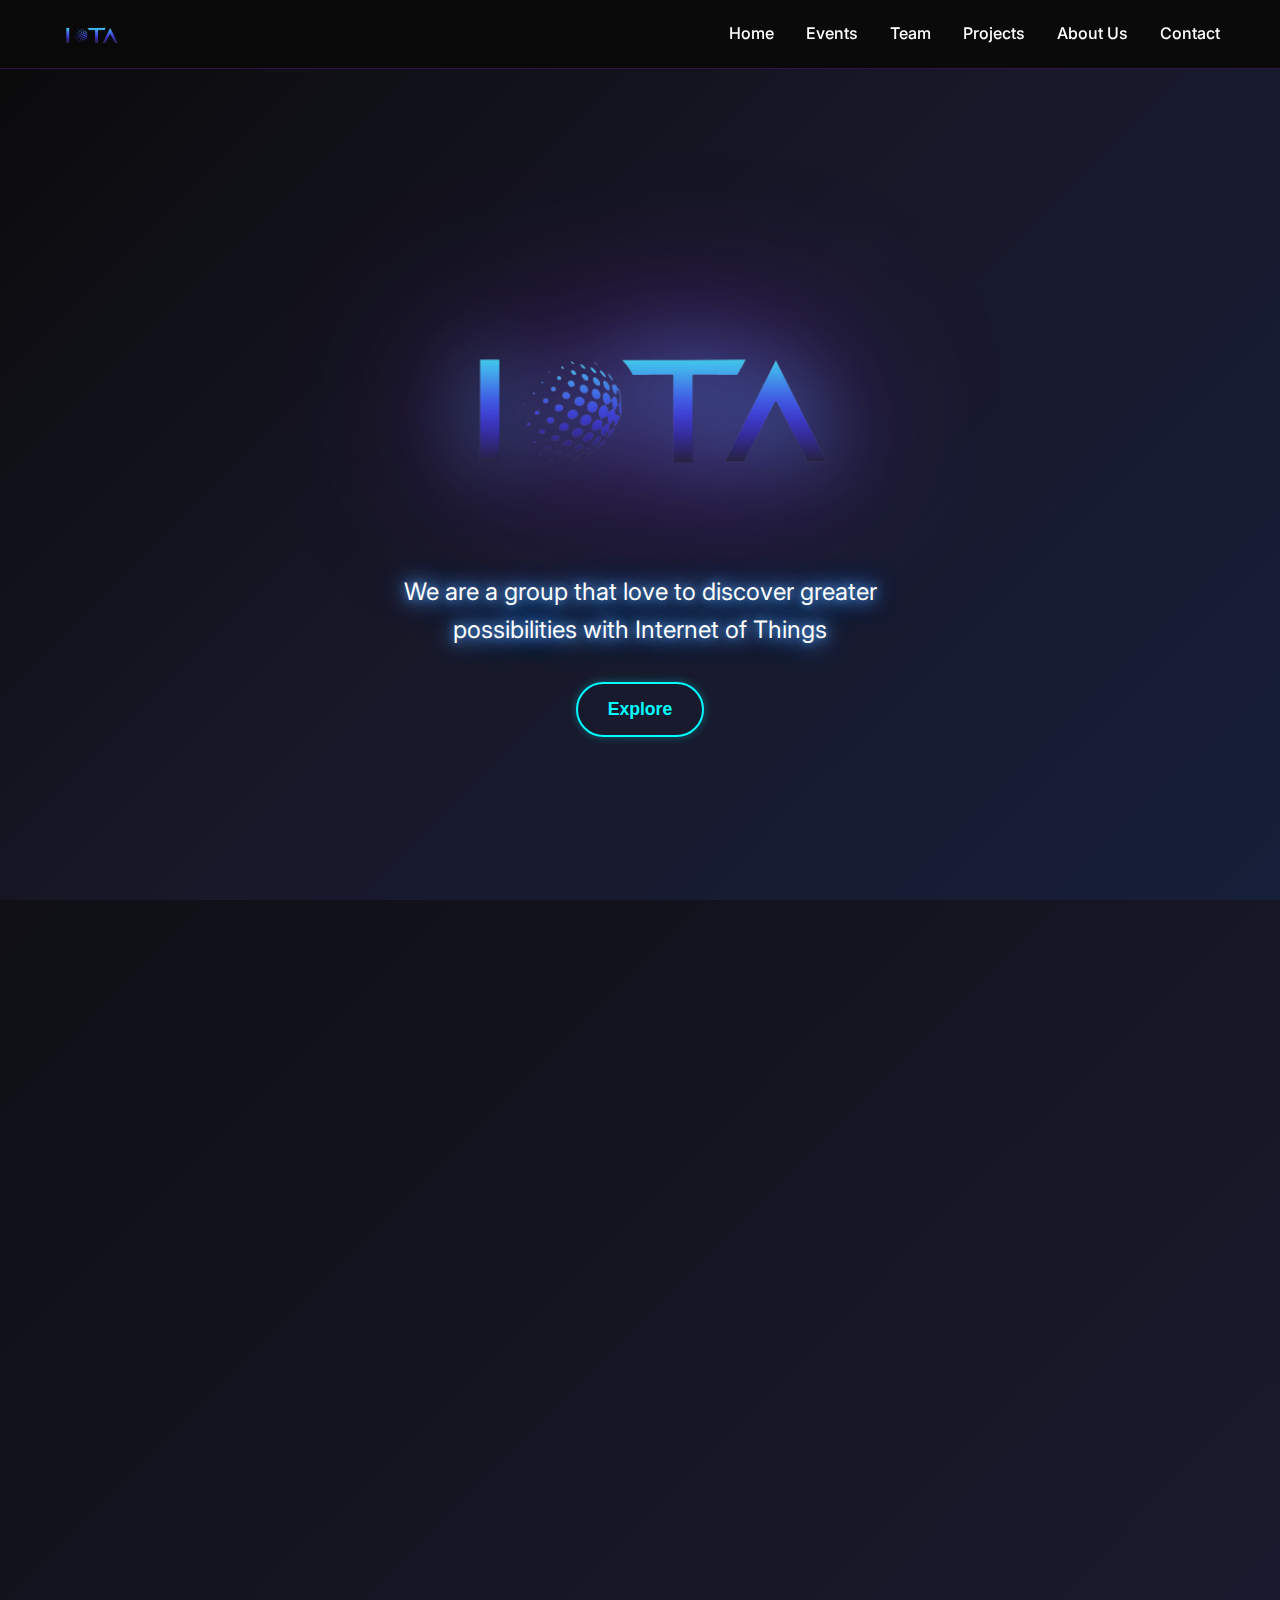
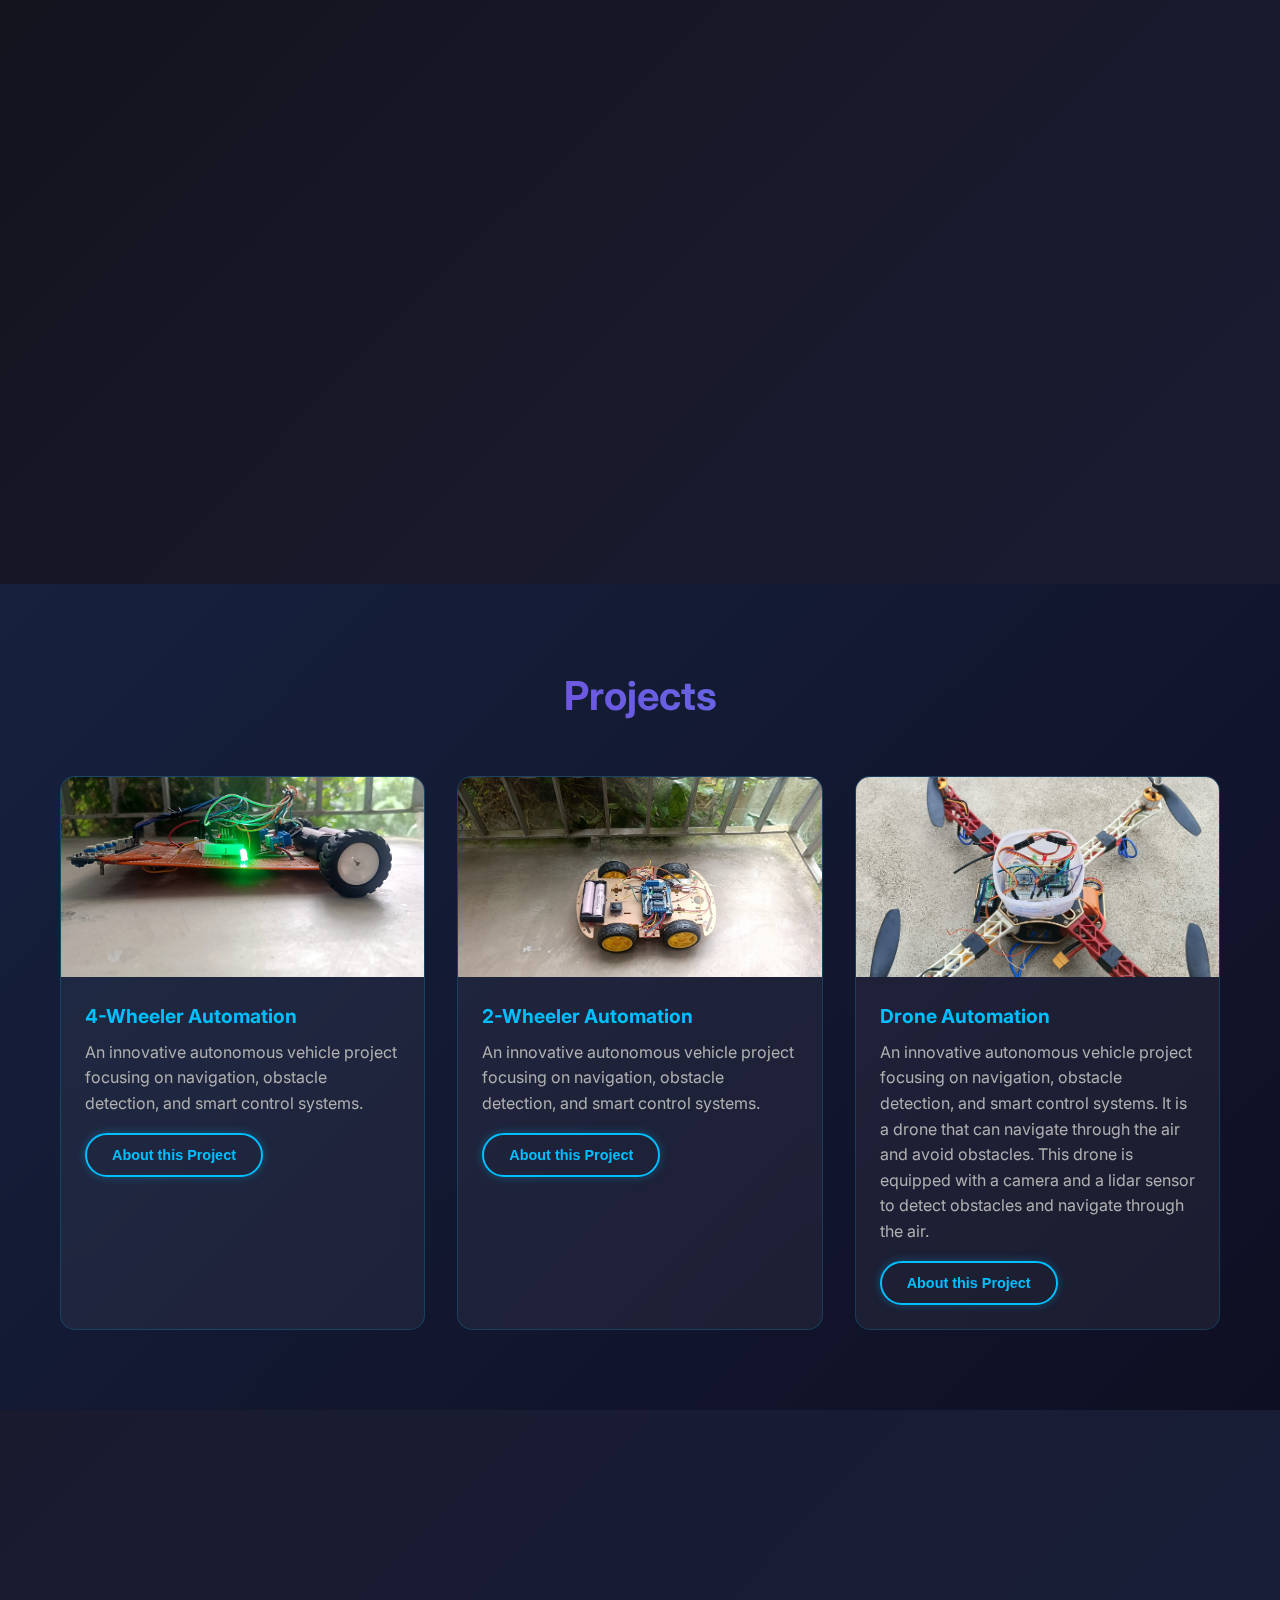
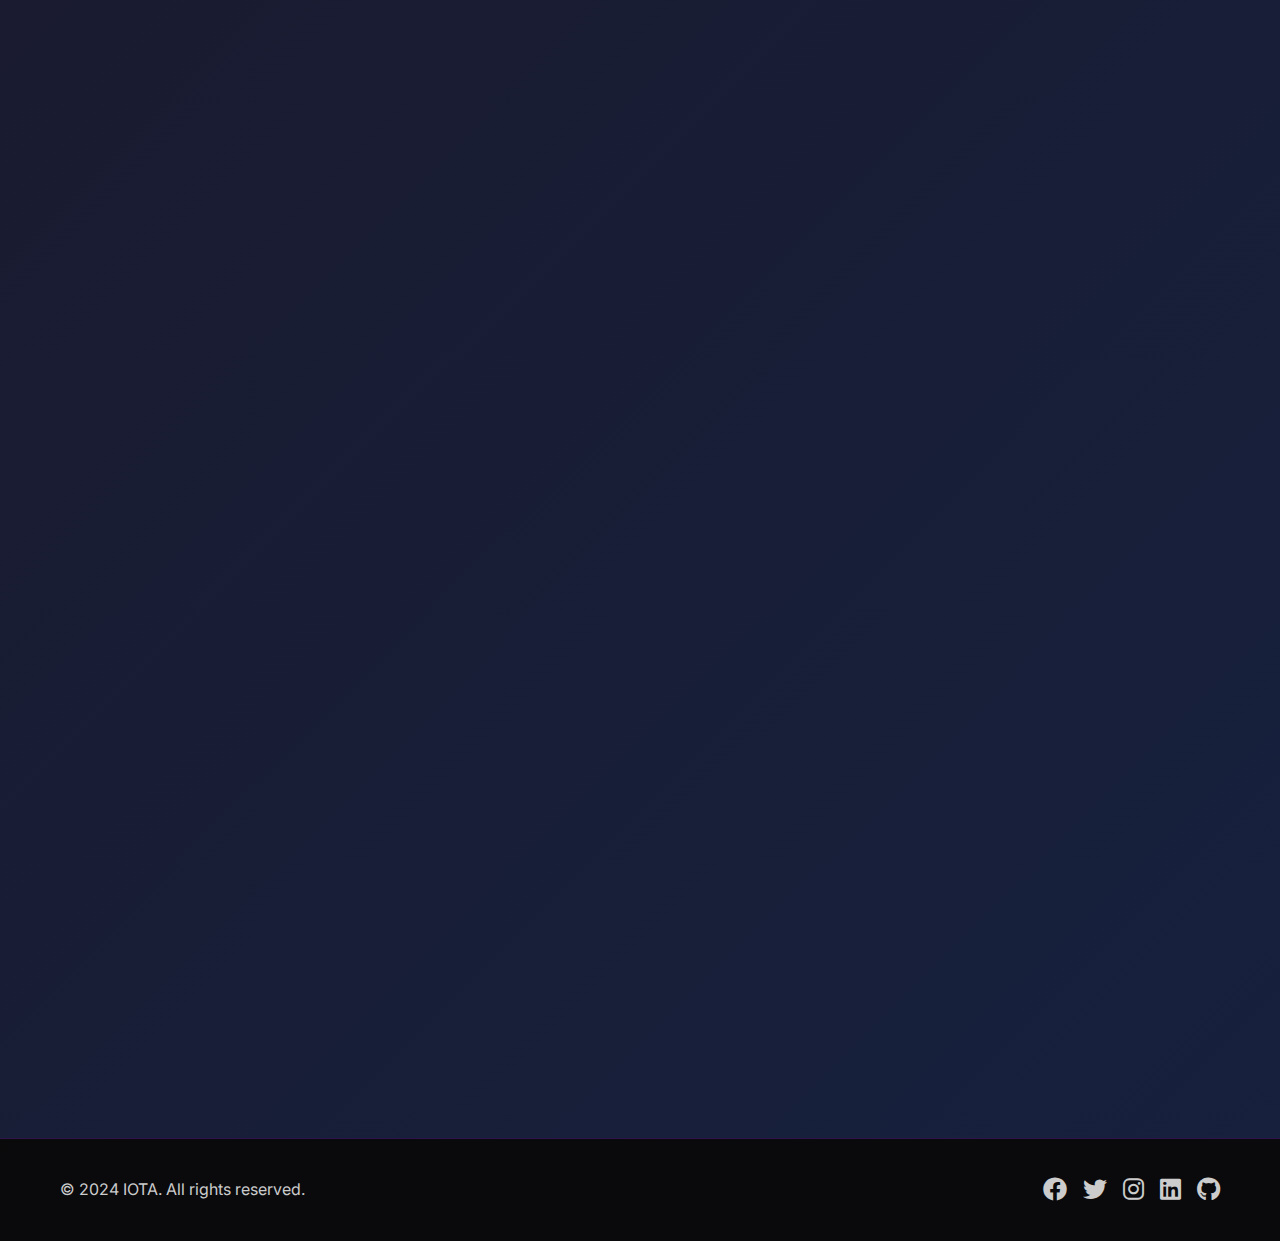
<file: Website/index.html>
<!DOCTYPE html>
<html lang="en">
<head>
    <meta charset="UTF-8">
    <meta name="viewport" content="width=device-width, initial-scale=1.0">
    <title>IOTA - Internet of Things Association</title>
    <link rel="stylesheet" href="styles.css?v=2.3">
    <link href="https://fonts.googleapis.com/css2?family=Inter:wght@300;400;500;600;700&display=swap" rel="stylesheet">
    <link rel="stylesheet" href="https://cdnjs.cloudflare.com/ajax/libs/font-awesome/6.0.0/css/all.min.css">
</head>
<body>
    <!-- Navigation -->
    <nav class="navbar">
        <div class="nav-container">
            <div class="nav-logo">
                <img src="iota-logo.png" alt="IOTA Logo" class="nav-logo-img">
            </div>
            <div class="nav-menu" id="nav-menu">
                <a href="#home" class="nav-link">Home</a>
                <a href="events.html" class="nav-link">Events</a>
                <a href="team.html" class="nav-link">Team</a>
                <a href="projects.html" class="nav-link">Projects</a>
                <a href="about.html" class="nav-link">About Us</a>
                <a href="#contact" class="nav-link">Contact</a>
            </div>
            <div class="nav-toggle" id="nav-toggle">
                <span class="bar"></span>
                <span class="bar"></span>
                <span class="bar"></span>
            </div>
        </div>
    </nav>

    <!-- Hero Section -->
    <section id="home" class="hero">
        <video autoplay muted loop id="bg-video">
            <source src="https://assets.mixkit.co/videos/preview/mixkit-abstract-technology-particle-background-34408-large.mp4" type="video/mp4">
        </video>
        <img src="iota-logo.png" alt="IOTA Logo Background" class="hero-logo-overlay">
        <div class="hero-content" style="margin-top: 32vw;">
            <p class="hero-tagline">We are a group that love to discover greater possibilities with Internet of Things</p>
            <button class="cta-button">Explore</button>
        </div>
    </section>

    <!-- Recent Events Section -->
    <section id="recent-events" class="recent-events section-animate">
        <div class="container">
            <h2 class="section-title">Recent Events</h2>
            <div class="events-grid">
                <div class="event-card" data-direction="left">
                    <div class="event-image">
                        <img src="images/events/event4.jpg" alt="INNOVATIA">
                    </div>
                    <div class="event-content">
                        <h3>INNOVATIA</h3>
                        <p>Join us for a Journey through innovation, creativity and technology. Dive into competitons, exhibitions and more!!</p>
                        <span class="event-date">3rd July 2025</span>
                        <div class="event-buttons">
                            <button class="event-btn" onclick="openEventModal('innovatia')">About this Event</button>
                            <a href="https://docs.google.com/forms/d/e/1FAIpQLSd6vH8mBZux1-B0AGpB6pecnSZ_MCU_K6ak4XLL59uBsxKnOg/viewform" target="_blank" class="apply-btn">Apply</a>
                        </div>
                    </div>
                </div>
                <div class="event-card" data-direction="left">
                    <div class="event-image">
                        <img src="images/events/event5.jpg" alt="LORD OF THE RINGS">
                    </div>
                    <div class="event-content">
                        <h3>LORD OF THE RINGS</h3>
                        <p>A thrilling event journeying through the challenges of IoT systems. Collaborate, compete, and conquer!!</p>
                        <span class="event-date">23 March 2025</span>
                        <button class="event-btn" onclick="openEventModal('lord-of-the-rings')">About this Event</button>
                    </div>
                </div>
                <div class="event-card" data-direction="left">
                    <div class="event-image">
                        <img src="images/events/event6.jpg" alt="CONNEXION">
                    </div>
                    <div class="event-content">
                        <h3>CONNEXION</h3>
                        <p>The IoT Applications Club launched its first-ever IoT Hackathon, "Connexion", inviting enthusiastic freshmen to explore the vast world of Internet of Things through innovation and teamwork.</p>
                        <span class="event-date">To be declared soon</span>
                        <button class="event-btn" onclick="openEventModal('connexion')">About this Event</button>
                    </div>
                </div>
            </div>
        </div>
    </section>

    <!-- Gallery Section -->
    <section id="gallery" class="gallery section-animate">
        <div class="container">
            <h2 class="section-title">Gallery</h2>
            <div class="gallery-slider">
                <div class="slider-container">
                    <div class="slider-track">
                        <div class="slider-item">
                            <img src="images/gallery/gallery1.jpg" alt="Workshop Session">
                            <div class="image-overlay">
                                <h3>Workshop Session</h3>
                            </div>
                        </div>
                        <div class="slider-item">
                            <img src="images/gallery/gallery2.jpg" alt="Hackathon">
                            <div class="image-overlay">
                                <h3>IoT Hackathon</h3>
                            </div>
                        </div>
                        <div class="slider-item">
                            <img src="images/gallery/gallery3.jpg" alt="Technical Seminar">
                            <div class="image-overlay">
                                <h3>Technical Seminar</h3>
                            </div>
                        </div>
                        <div class="slider-item">
                            <img src="images/gallery/gallery4.jpg" alt="Team Meeting">
                            <div class="image-overlay">
                                <h3>Team Meeting</h3>
                            </div>
                        </div>
                        <div class="slider-item">
                            <img src="images/gallery/gallery5.jpg" alt="Project Demo">
                            <div class="image-overlay">
                                <h3>Project Demo</h3>
                            </div>
                        </div>
                        <div class="slider-item">
                            <img src="images/gallery/gallery6.jpg" alt="Award Ceremony">
                            <div class="image-overlay">
                                <h3>Award Ceremony</h3>
                            </div>
                        </div>
                    </div>
                </div>
                <button class="slider-btn prev-btn" onclick="slideGallery('prev')">
                    <span>←</span>
                </button>
                <button class="slider-btn next-btn" onclick="slideGallery('next')">
                    <span>→</span>
                </button>
            </div>
        </div>
    </section>

    <!-- Projects Section -->
    <section id="projects" class="projects">
        <div class="container">
            <h2 class="section-title">Projects</h2>
            <div class="projects-grid">
                <div class="project-card">
                    <img src="images/projects/project1.jpg" alt="4-Wheeler Automation">
                    <div class="project-content">
                        <h3>4-Wheeler Automation</h3>
                        <p class="project-description">An innovative autonomous vehicle project focusing on navigation, obstacle detection, and smart control systems.</p>
                        <button class="project-btn" onclick="openProjectModal('4-Wheeler Automation', 'Project Overview<br><br>Our 4-Wheeler Automation project represents a significant leap forward in autonomous vehicle technology. This innovative system combines advanced sensors, machine learning algorithms, and real-time data processing to create a safe and efficient self-driving experience.<br><br><strong>Key Features</strong><br>• Advanced obstacle detection and avoidance system<br>• Precise navigation using LIDAR and computer vision<br>• Real-time traffic analysis and route optimization<br>• Emergency braking and collision prevention<br>• Intelligent speed adaptation<br><br><strong>Technical Specs</strong><br>• Processing: NVIDIA Jetson AGX Xavier<br>• Sensors: 360° LIDAR, Stereo Cameras<br>• Connectivity: 5G, V2X Communication<br>• Software: ROS 2, TensorFlow, OpenCV<br>• Range: 500 km per charge<br>• Autonomy: Level 4 Autonomous<br><br><strong>Project Impact</strong><br>This project aims to revolutionize urban mobility by providing a safer, more efficient, and environmentally friendly transportation solution. Our autonomous vehicle technology has the potential to reduce traffic accidents by up to 90%, decrease carbon emissions by 40%, and improve overall transportation accessibility for all.')">About this Project</button>
                    </div>
                </div>
                <div class="project-card">
                    <img src="images/projects/project2.jpg" alt="2-Wheeler Automation">
                    <div class="project-content">
                        <h3>2-Wheeler Automation</h3>
                        <p class="project-description">An innovative autonomous vehicle project focusing on navigation, obstacle detection, and smart control systems.</p>
                        <button class="project-btn" onclick="openProjectModal('2-Wheeler Automation', 'Project Overview<br><br>The 2-Wheeler Automation project focuses on developing self-balancing autonomous two-wheelers designed for last-mile connectivity in urban environments. This project addresses the growing need for efficient and eco-friendly personal transportation solutions.<br><br><strong>Key Features</strong><br>• Advanced self-balancing technology<br>• Collision avoidance system<br>• Smart route planning and navigation<br>• Compact and lightweight design<br>• Battery-efficient operation<br>• Smartphone app integration<br><br><strong>Technical Specs</strong><br>• Processor: Raspberry Pi 4 with custom hat<br>• Sensors: IMU, Ultrasonic, HD Camera<br>• Battery: 48V 20Ah Lithium-ion<br>• Range: Up to 80 km per charge<br>• Top Speed: 45 km/h<br>• Connectivity: 4G, Bluetooth 5.0<br><br><strong>Project Impact</strong><br>This project aims to revolutionize urban mobility by providing an affordable, efficient, and environmentally friendly transportation alternative. Our autonomous two-wheeler technology has the potential to reduce traffic congestion by up to 30% and decrease carbon emissions by 50% in urban areas.')">About this Project</button>
                    </div>
                </div>
                <div class="project-card">
                    <img src="images/projects/project3.jpg" alt="Drone Automation">
                    <div class="project-content">
                        <h3>Drone Automation</h3>
                        <p class="project-description">An innovative autonomous vehicle project focusing on navigation, obstacle detection, and smart control systems. It is a drone that can navigate through the air and avoid obstacles. This drone is equipped with a camera and a lidar sensor to detect obstacles and navigate through the air.</p>
                        <button class="project-btn" onclick="openProjectModal('Drone Automation', 'Project Overview<br><br>Our Drone Automation project focuses on developing intelligent, autonomous drones capable of performing complex tasks with minimal human intervention. These drones are designed for applications ranging from aerial photography to search and rescue operations.<br><br><strong>Key Features</strong><br>• Autonomous flight and navigation<br>• Object recognition and tracking<br>• Precision landing and takeoff<br>• Long-range communication<br>• Real-time 4K video streaming<br>• AI-powered obstacle avoidance<br><br><strong>Technical Specs</strong><br>• Flight Time: Up to 60 minutes<br>• Range: Up to 15 km<br>• Camera: 4K with 3-axis gimbal<br>• GPS: Dual GPS + GLONASS<br>• Max Speed: 72 km/h<br>• Wind Resistance: Up to 12 m/s<br><br><strong>Applications</strong><br><strong>Aerial Photography</strong><br>Stunning 4K footage with professional-grade stabilization<br><br><strong>Search & Rescue</strong><br>Thermal imaging and AI for locating missing persons<br><br><strong>Agriculture</strong><br>Crop monitoring and precision agriculture solutions')">About this Project</button>
                    </div>
                </div>
            </div>
        </div>
    </section>

    <!-- About Section -->
    <section id="about" class="about section-animate" style="padding-top: 200px !important; padding-bottom: 80px !important; margin-top: 100px !important;">
        <div class="container">
            <h2 class="section-title">About Us</h2>
            <div class="about-content">
                <div class="about-text">
                    <p>IOTA (Internet of Things Association) is a student-driven technical club dedicated to exploring the vast potential of IoT technology. We bring together passionate students who are eager to learn, innovate, and create solutions that connect the physical and digital worlds.</p>
                    <p>Our mission is to foster a community of IoT enthusiasts, provide hands-on learning experiences, and develop cutting-edge projects that showcase the power of connected devices.</p>
                </div>
                <div class="about-icon">
                    <i class="fas fa-microchip"></i>
                </div>
            </div>
        </div>
    </section>

    <!-- Contact Section -->
    <section id="contact" class="contact section-animate">
        <div class="container">
            <h2 class="section-title">Contact Us</h2>
            <form class="contact-form">
                <div class="form-group">
                    <input type="text" id="name" name="name" placeholder="Your Name" required>
                </div>
                <div class="form-group">
                    <input type="email" id="email" name="email" placeholder="Your Email" required>
                </div>
                <div class="form-group">
                    <textarea id="message" name="message" placeholder="Your Message" rows="5" required></textarea>
                </div>
                <button type="submit" class="submit-btn">Send Message</button>
            </form>
        </div>
    </section>

    <!-- Footer -->
    <footer class="footer">
        <div class="container">
            <div class="footer-content">
                <p>&copy; 2024 IOTA. All rights reserved.</p>
                <div class="social-icons">
                    <a href="#"><i class="fab fa-facebook"></i></a>
                    <a href="#"><i class="fab fa-twitter"></i></a>
                    <a href="#"><i class="fab fa-instagram"></i></a>
                    <a href="#"><i class="fab fa-linkedin"></i></a>
                    <a href="#"><i class="fab fa-github"></i></a>
                </div>
            </div>
        </div>
    </footer>

    <script src="script.js?v=2.2"></script>
    <script>
        // Scroll-based navbar styling - Clean implementation
        function handleNavbarScroll() {
            const navbar = document.querySelector('.navbar');
            if (!navbar) {
                return;
            }
            
            const scrollTop = window.pageYOffset || document.documentElement.scrollTop;
            
            // Remove all classes first
            navbar.classList.remove('scrolled', 'transparent');
            
            if (scrollTop > 100) {
                navbar.classList.add('scrolled');
            } else if (scrollTop > 50) {
                navbar.classList.add('transparent');
            }
        }
        
        // Add scroll event listener
        window.addEventListener('scroll', handleNavbarScroll);
        
        // Initialize on page load
        document.addEventListener('DOMContentLoaded', function() {
            handleNavbarScroll();
        });
        
        // Also run immediately
        handleNavbarScroll();
    </script>
</body>
</html>
</file>
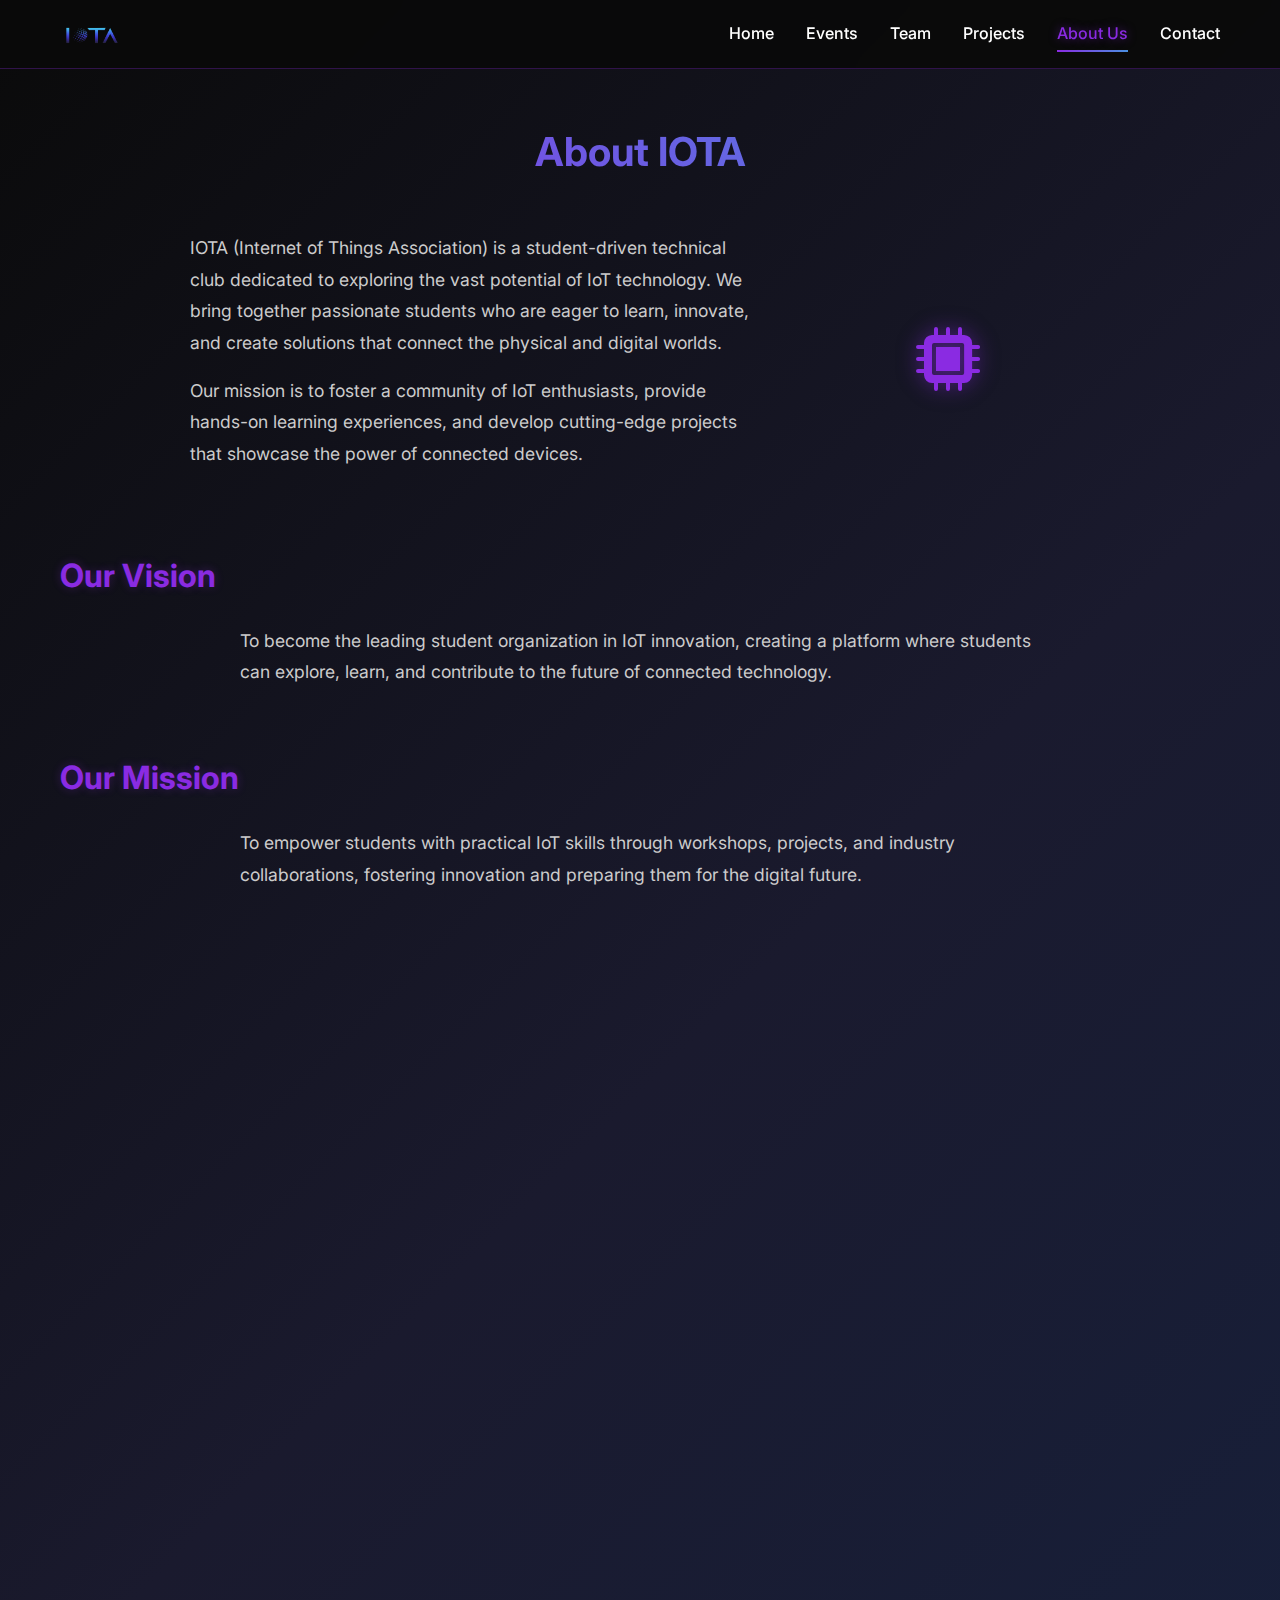
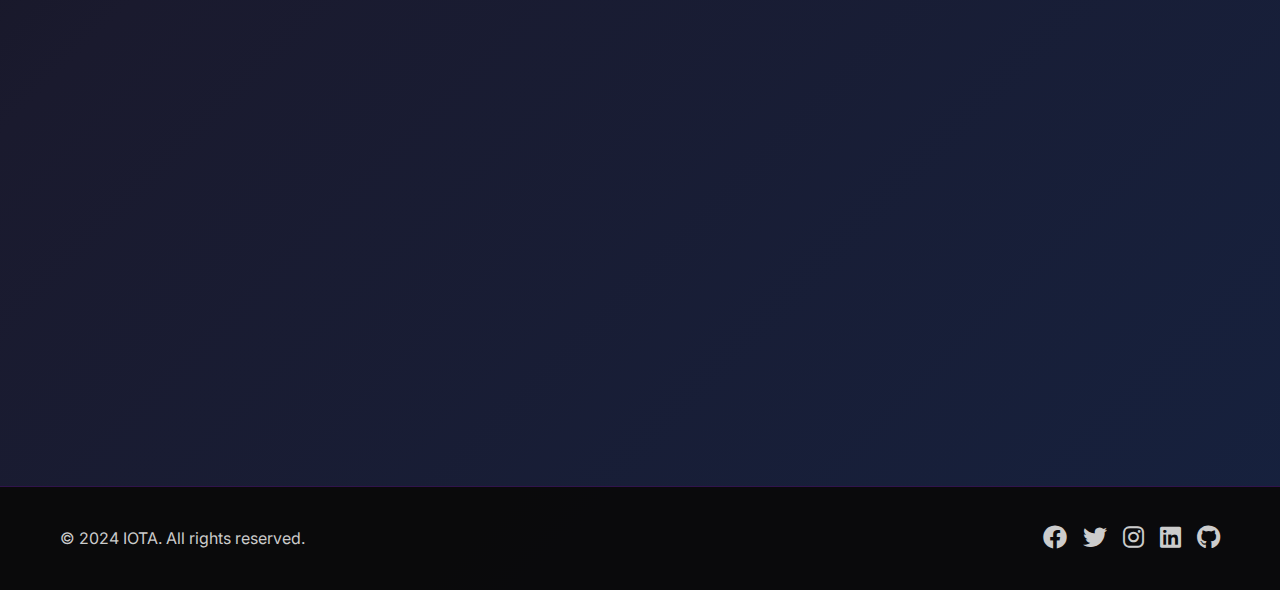
<file: Website/about.html>
<!DOCTYPE html>
<html lang="en">
<head>
    <meta charset="UTF-8">
    <meta name="viewport" content="width=device-width, initial-scale=1.0">
    <title>About Us - IOTA</title>
    <link rel="stylesheet" href="styles.css">
    <link href="https://fonts.googleapis.com/css2?family=Inter:wght@300;400;500;600;700&display=swap" rel="stylesheet">
    <link rel="stylesheet" href="https://cdnjs.cloudflare.com/ajax/libs/font-awesome/6.0.0/css/all.min.css">
</head>
<body>
    <!-- Navigation -->
    <nav class="navbar">
        <div class="nav-container">
            <div class="nav-logo">
                <img src="iota-logo.png" alt="IOTA Logo" class="nav-logo-img">
            </div>
            <div class="nav-menu" id="nav-menu">
                <a href="index.html" class="nav-link">Home</a>
                <a href="events.html" class="nav-link">Events</a>
                <a href="team.html" class="nav-link">Team</a>
                <a href="projects.html" class="nav-link">Projects</a>
                <a href="about.html" class="nav-link active">About Us</a>
                <a href="index.html#contact" class="nav-link">Contact</a>
            </div>
            <div class="nav-toggle" id="nav-toggle">
                <span class="bar"></span>
                <span class="bar"></span>
                <span class="bar"></span>
            </div>
        </div>
    </nav>

    <!-- About Section -->
    <section class="about" style="padding-top: 120px;">
        <div class="container">
            <h2 class="section-title">About IOTA</h2>
            
            <!-- Main About Content -->
            <div class="about-content">
                <div class="about-text">
                    <p>IOTA (Internet of Things Association) is a student-driven technical club dedicated to exploring the vast potential of IoT technology. We bring together passionate students who are eager to learn, innovate, and create solutions that connect the physical and digital worlds.</p>
                    <p>Our mission is to foster a community of IoT enthusiasts, provide hands-on learning experiences, and develop cutting-edge projects that showcase the power of connected devices.</p>
                </div>
                <div class="about-icon">
                    <i class="fas fa-microchip"></i>
                </div>
            </div>

            <!-- Vision & Mission -->
            <div class="about-section">
                <h3 class="about-section-title">Our Vision</h3>
                <p>To become the leading student organization in IoT innovation, creating a platform where students can explore, learn, and contribute to the future of connected technology.</p>
            </div>

            <div class="about-section">
                <h3 class="about-section-title">Our Mission</h3>
                <p>To empower students with practical IoT skills through workshops, projects, and industry collaborations, fostering innovation and preparing them for the digital future.</p>
            </div>

            <!-- What We Do -->
            <div class="about-section">
                <h3 class="about-section-title">What We Do</h3>
                <div class="features-grid">
                    <div class="feature-card">
                        <div class="feature-icon">
                            <i class="fas fa-laptop-code"></i>
                        </div>
                        <h4>Workshops & Training</h4>
                        <p>Regular hands-on workshops on Arduino, Raspberry Pi, sensors, and IoT development.</p>
                    </div>
                    <div class="feature-card">
                        <div class="feature-icon">
                            <i class="fas fa-project-diagram"></i>
                        </div>
                        <h4>Project Development</h4>
                        <p>Collaborative projects that solve real-world problems using IoT technology.</p>
                    </div>
                    <div class="feature-card">
                        <div class="feature-icon">
                            <i class="fas fa-users"></i>
                        </div>
                        <h4>Industry Connect</h4>
                        <p>Networking with industry professionals and companies in the IoT domain.</p>
                    </div>
                    <div class="feature-card">
                        <div class="feature-icon">
                            <i class="fas fa-trophy"></i>
                        </div>
                        <h4>Competitions</h4>
                        <p>Participate in hackathons and competitions to showcase skills and win prizes.</p>
                    </div>
                </div>
            </div>

            <!-- Why Join IOTA -->
            <div class="about-section">
                <h3 class="about-section-title">Why Join IOTA?</h3>
                <div class="benefits-list">
                    <div class="benefit-item">
                        <i class="fas fa-check-circle"></i>
                        <span>Learn cutting-edge IoT technologies</span>
                    </div>
                    <div class="benefit-item">
                        <i class="fas fa-check-circle"></i>
                        <span>Work on real-world projects</span>
                    </div>
                    <div class="benefit-item">
                        <i class="fas fa-check-circle"></i>
                        <span>Network with industry experts</span>
                    </div>
                    <div class="benefit-item">
                        <i class="fas fa-check-circle"></i>
                        <span>Build a strong portfolio</span>
                    </div>
                    <div class="benefit-item">
                        <i class="fas fa-check-circle"></i>
                        <span>Get internship opportunities</span>
                    </div>
                    <div class="benefit-item">
                        <i class="fas fa-check-circle"></i>
                        <span>Develop leadership skills</span>
                    </div>
                </div>
            </div>

            <!-- Technologies We Work With -->
            <div class="about-section">
                <h3 class="about-section-title">Technologies We Work With</h3>
                <div class="tech-grid">
                    <div class="tech-item">
                        <i class="fab fa-raspberry-pi"></i>
                        <span>Raspberry Pi</span>
                    </div>
                    <div class="tech-item">
                        <i class="fas fa-microchip"></i>
                        <span>Arduino</span>
                    </div>
                    <div class="tech-item">
                        <i class="fab fa-python"></i>
                        <span>Python</span>
                    </div>
                    <div class="tech-item">
                        <i class="fab fa-node-js"></i>
                        <span>Node.js</span>
                    </div>
                    <div class="tech-item">
                        <i class="fab fa-react"></i>
                        <span>React</span>
                    </div>
                    <div class="tech-item">
                        <i class="fas fa-cloud"></i>
                        <span>Cloud Platforms</span>
                    </div>
                </div>
            </div>
        </div>
    </section>

    <!-- Footer -->
    <footer class="footer">
        <div class="container">
            <div class="footer-content">
                <p>&copy; 2024 IOTA. All rights reserved.</p>
                <div class="social-icons">
                    <a href="#"><i class="fab fa-facebook"></i></a>
                    <a href="#"><i class="fab fa-twitter"></i></a>
                    <a href="#"><i class="fab fa-instagram"></i></a>
                    <a href="#"><i class="fab fa-linkedin"></i></a>
                    <a href="#"><i class="fab fa-github"></i></a>
                </div>
            </div>
        </div>
    </footer>

    <script src="script.js"></script>
</body>
</html>
</file>
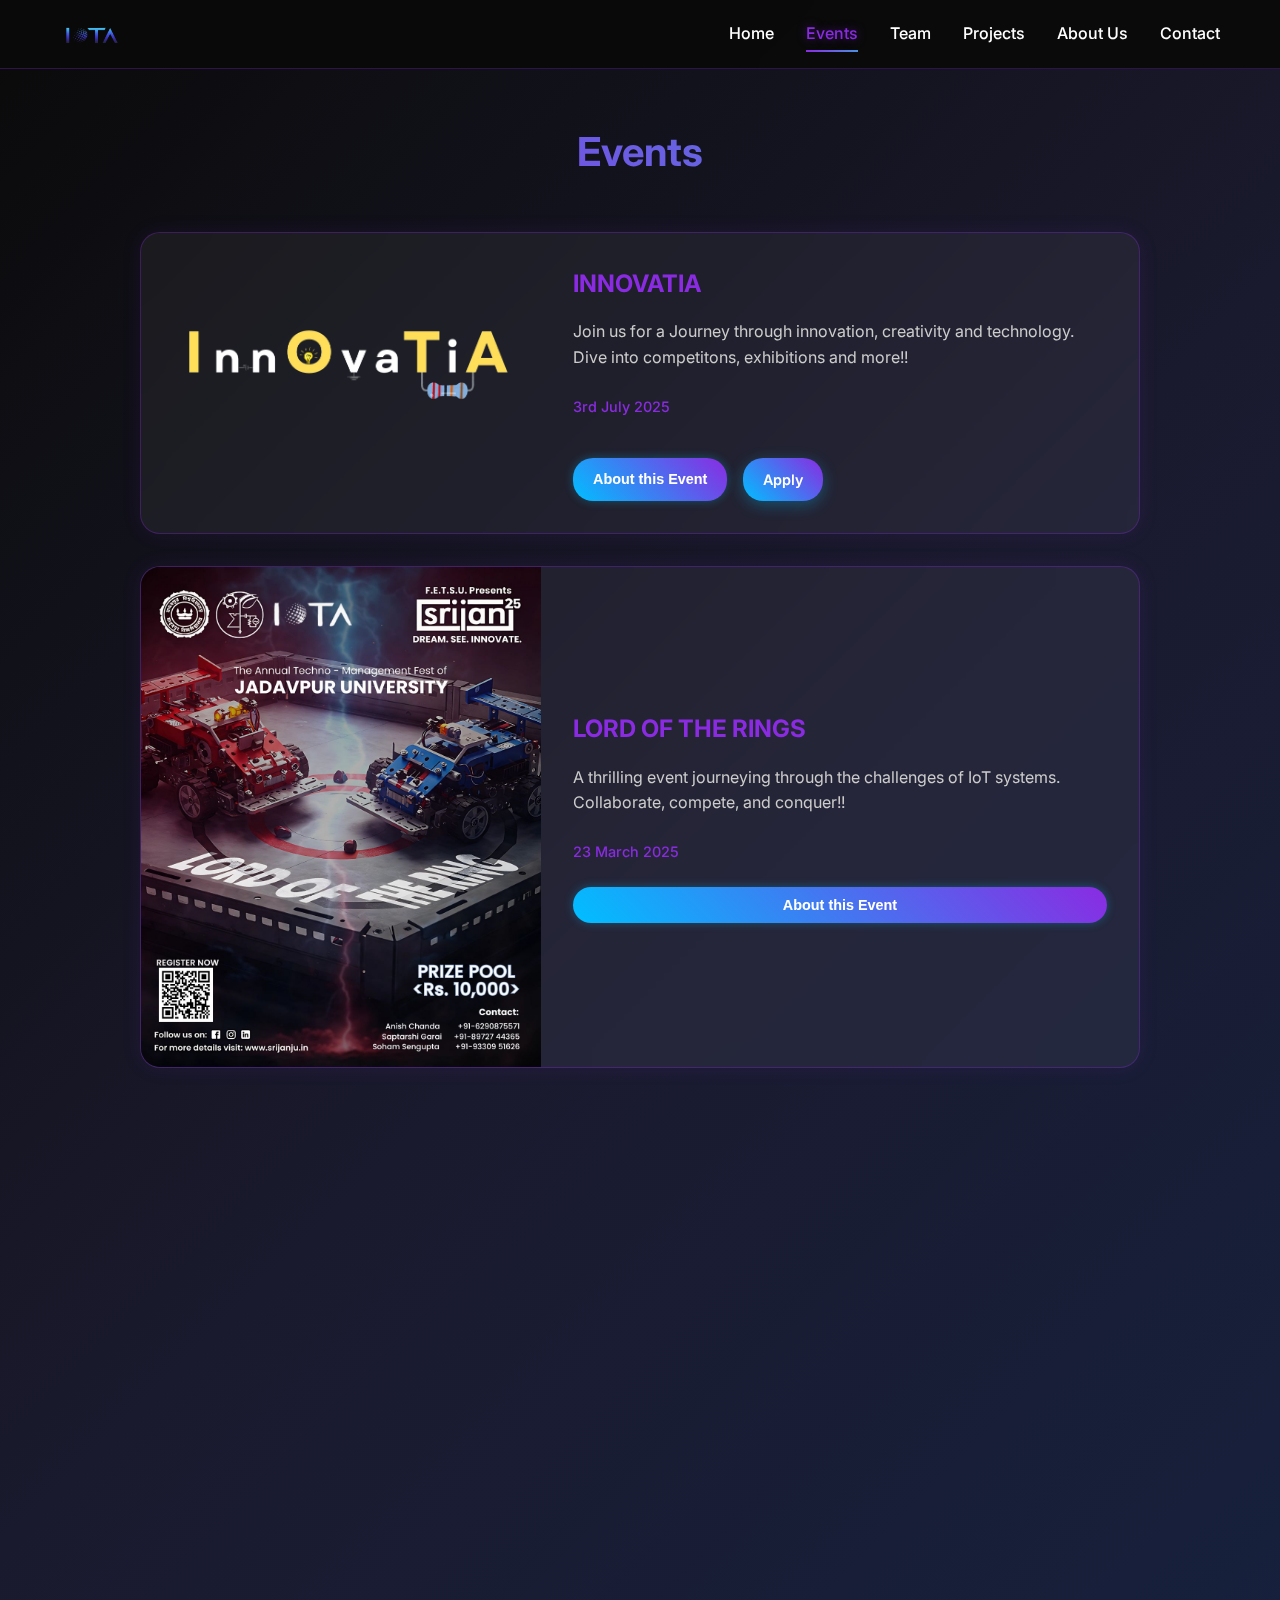
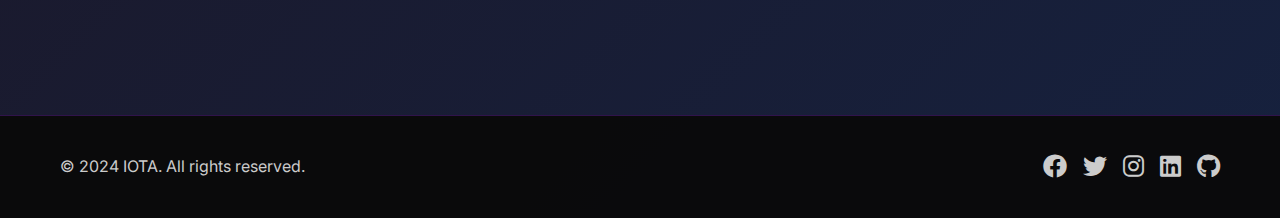
<file: Website/events.html>
<!DOCTYPE html>
<html lang="en">
<head>
    <meta charset="UTF-8">
    <meta name="viewport" content="width=device-width, initial-scale=1.0">
    <title>Events - IOTA</title>
    <link rel="stylesheet" href="styles.css?v=2.3">
    <link href="https://fonts.googleapis.com/css2?family=Inter:wght@300;400;500;600;700&display=swap" rel="stylesheet">
    <link rel="stylesheet" href="https://cdnjs.cloudflare.com/ajax/libs/font-awesome/6.0.0/css/all.min.css">
</head>
<body class="events-page">
    <!-- Navigation -->
    <nav class="navbar">
        <div class="nav-container">
            <div class="nav-logo">
                <img src="iota-logo.png" alt="IOTA Logo" class="nav-logo-img">
            </div>
            <div class="nav-menu" id="nav-menu">
                <a href="index.html" class="nav-link">Home</a>
                <a href="events.html" class="nav-link active">Events</a>
                <a href="team.html" class="nav-link">Team</a>
                <a href="projects.html" class="nav-link">Projects</a>
                <a href="about.html" class="nav-link">About Us</a>
                <a href="index.html#contact" class="nav-link">Contact</a>
            </div>
            <div class="nav-toggle" id="nav-toggle">
                <span class="bar"></span>
                <span class="bar"></span>
                <span class="bar"></span>
            </div>
        </div>
    </nav>

    <!-- Events Section -->
    <section class="events" style="padding-top: 120px;">
        <div class="container">
            <h2 class="section-title">Events</h2>
            <div class="events-grid">
                <div class="event-card" data-direction="left">
                    <div class="event-image">
                        <img src="images/events/event4.jpg" alt="INNOVATIA">
                    </div>
                    <div class="event-content">
                        <h3>INNOVATIA</h3>
                        <p>Join us for a Journey through innovation, creativity and technology. Dive into competitons, exhibitions and more!!</p>
                        <span class="event-date">3rd July 2025</span>
                        <div class="event-buttons">
                            <button class="event-btn" onclick="openEventModal('innovatia')">About this Event</button>
                            <a href="https://docs.google.com/forms/d/e/1FAIpQLSd6vH8mBZux1-B0AGpB6pecnSZ_MCU_K6ak4XLL59uBsxKnOg/viewform" target="_blank" class="apply-btn">Apply</a>
                        </div>
                    </div>
                </div>

                <div class="event-card" data-direction="left">
                    <div class="event-image">
                        <img src="images/events/event5.jpg" alt="LORD OF THE RINGS">
                    </div>
                    <div class="event-content">
                        <h3>LORD OF THE RINGS</h3>
                        <p>A thrilling event journeying through the challenges of IoT systems. Collaborate, compete, and conquer!!</p>
                        <span class="event-date">23 March 2025</span>
                        <button class="event-btn" onclick="openEventModal('lord-of-the-rings')">About this Event</button>
                    </div>
                </div>

                <div class="event-card" data-direction="left">
                    <div class="event-image">
                        <img src="images/events/event6.jpg" alt="CONNEXION">
                    </div>
                    <div class="event-content">
                        <h3>CONNEXION</h3>
                        <p>The IoT Applications Club launched its first-ever IoT Hackathon, "Connexion", inviting enthusiastic freshmen to explore the vast world of Internet of Things through innovation and teamwork.</p>
                        <span class="event-date">To be declared soon</span>
                        <button class="event-btn" onclick="openEventModal('connexion')">About this Event</button>
                    </div>
                </div>
            </div>
        </div>
    </section>

    <!-- Footer -->
    <footer class="footer">
        <div class="container">
            <div class="footer-content">
                <p>&copy; 2024 IOTA. All rights reserved.</p>
                <div class="social-icons">
                    <a href="#"><i class="fab fa-facebook"></i></a>
                    <a href="#"><i class="fab fa-twitter"></i></a>
                    <a href="#"><i class="fab fa-instagram"></i></a>
                    <a href="#"><i class="fab fa-linkedin"></i></a>
                    <a href="#"><i class="fab fa-github"></i></a>
                </div>
            </div>
        </div>
    </footer>

    <!-- Event Modal -->
    <div id="eventModal" class="modal">
        <div class="modal-content">
            <span class="close">&times;</span>
            <div id="modalContent"></div>
        </div>
    </div>

    <script src="script.js?v=2.2"></script>
</body>
</html>
</file>
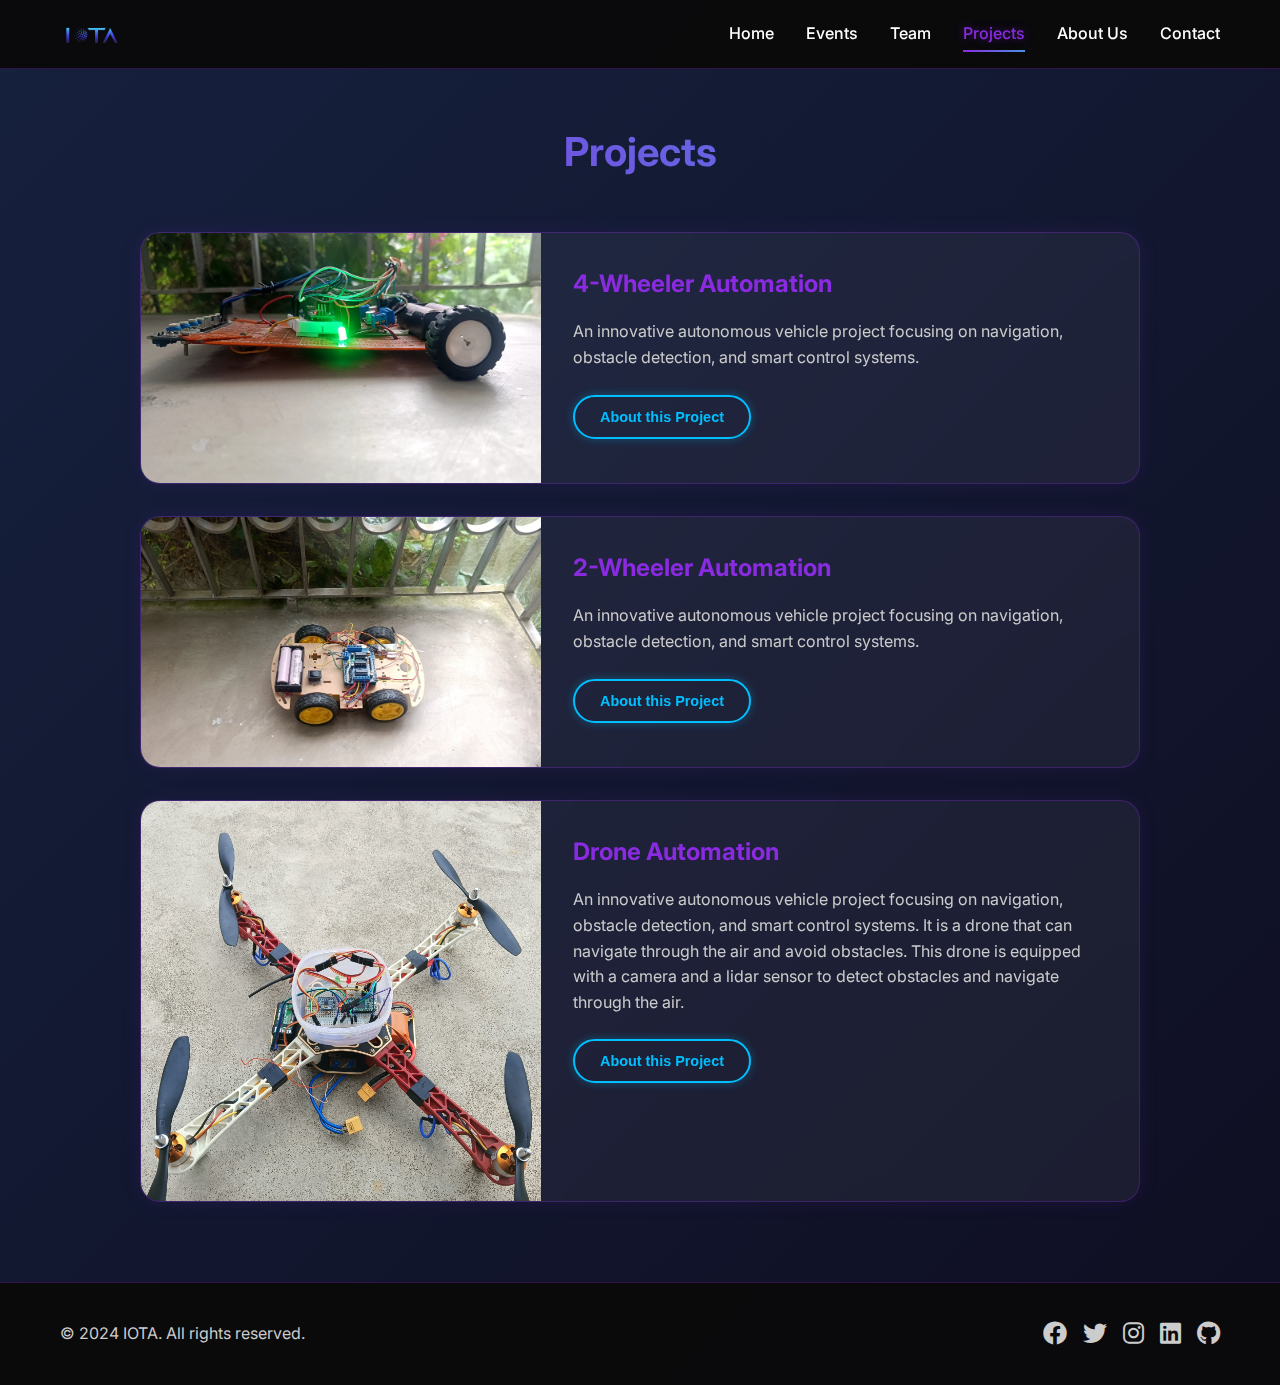
<file: Website/projects.html>
<!DOCTYPE html>
<html lang="en">
<head>
    <meta charset="UTF-8">
    <meta name="viewport" content="width=device-width, initial-scale=1.0">
    <title>Projects - IOTA</title>
    <link rel="stylesheet" href="styles.css?v=1.5">
    <link href="https://fonts.googleapis.com/css2?family=Inter:wght@300;400;500;600;700&display=swap" rel="stylesheet">
    <link rel="stylesheet" href="https://cdnjs.cloudflare.com/ajax/libs/font-awesome/6.0.0/css/all.min.css">
</head>
<body class="projects-page">
    <!-- Navigation -->
    <nav class="navbar">
        <div class="nav-container">
            <div class="nav-logo">
                <img src="iota-logo.png" alt="IOTA Logo" class="nav-logo-img">
            </div>
            <div class="nav-menu" id="nav-menu">
                <a href="index.html" class="nav-link">Home</a>
                <a href="events.html" class="nav-link">Events</a>
                <a href="team.html" class="nav-link">Team</a>
                <a href="projects.html" class="nav-link active">Projects</a>
                <a href="about.html" class="nav-link">About Us</a>
                <a href="index.html#contact" class="nav-link">Contact</a>
            </div>
            <div class="nav-toggle" id="nav-toggle">
                <span class="bar"></span>
                <span class="bar"></span>
                <span class="bar"></span>
            </div>
        </div>
    </nav>

    <!-- Projects Section -->
    <section class="projects" style="padding-top: 120px;">
        <div class="container">
            <h2 class="section-title">Projects</h2>
            
            <div class="projects-grid">
                <div class="project-card" data-direction="left">
                    <div class="project-image">
                        <img src="images/projects/project1.jpg" alt="4-Wheeler Automation">
                    </div>
                    <div class="project-content">
                        <h3>4-Wheeler Automation</h3>
                        <p>An innovative autonomous vehicle project focusing on navigation, obstacle detection, and smart control systems.</p>
                        <button class="project-btn" onclick="alert('First button clicked!'); openProjectModal('4-Wheeler Automation', 'Project Overview<br><br>Our 4-Wheeler Automation project represents a significant leap forward in autonomous vehicle technology. This innovative system combines advanced sensors, machine learning algorithms, and real-time data processing to create a safe and efficient self-driving experience.<br><br><strong>Key Features</strong><br>• Advanced obstacle detection and avoidance system<br>• Precise navigation using LIDAR and computer vision<br>• Real-time traffic analysis and route optimization<br>• Emergency braking and collision prevention<br>• Intelligent speed adaptation<br><br><strong>Technical Specs</strong><br>• Processing: NVIDIA Jetson AGX Xavier<br>• Sensors: 360° LIDAR, Stereo Cameras<br>• Connectivity: 5G, V2X Communication<br>• Software: ROS 2, TensorFlow, OpenCV<br>• Range: 500 km per charge<br>• Autonomy: Level 4 Autonomous<br><br><strong>Project Impact</strong><br>This project aims to revolutionize urban mobility by providing a safer, more efficient, and environmentally friendly transportation solution. Our autonomous vehicle technology has the potential to reduce traffic accidents by up to 90%, decrease carbon emissions by 40%, and improve overall transportation accessibility for all.')">About this Project</button>
                    </div>
                </div>

                <div class="project-card" data-direction="right">
                    <div class="project-image">
                        <img src="images/projects/project2.jpg" alt="2-Wheeler Automation">
                    </div>
                    <div class="project-content">
                        <h3>2-Wheeler Automation</h3>
                        <p>An innovative autonomous vehicle project focusing on navigation, obstacle detection, and smart control systems.</p>
                        <button class="project-btn" onclick="openProjectModal('2-Wheeler Automation', 'Project Overview<br><br>The 2-Wheeler Automation project focuses on developing self-balancing autonomous two-wheelers designed for last-mile connectivity in urban environments. This project addresses the growing need for efficient and eco-friendly personal transportation solutions.<br><br><strong>Key Features</strong><br>• Advanced self-balancing technology<br>• Collision avoidance system<br>• Smart route planning and navigation<br>• Compact and lightweight design<br>• Battery-efficient operation<br>• Smartphone app integration<br><br><strong>Technical Specs</strong><br>• Processor: Raspberry Pi 4 with custom hat<br>• Sensors: IMU, Ultrasonic, HD Camera<br>• Battery: 48V 20Ah Lithium-ion<br>• Range: Up to 80 km per charge<br>• Top Speed: 45 km/h<br>• Connectivity: 4G, Bluetooth 5.0<br><br><strong>Project Impact</strong><br>This project aims to revolutionize urban mobility by providing an affordable, efficient, and environmentally friendly transportation alternative. Our autonomous two-wheeler technology has the potential to reduce traffic congestion by up to 30% and decrease carbon emissions by 50% in urban areas.')">About this Project</button>
                    </div>
                </div>

                <div class="project-card" data-direction="left">
                    <div class="project-image">
                        <img src="images/projects/project3.jpg" alt="Drone Automation">
                    </div>
                    <div class="project-content">
                        <h3>Drone Automation</h3>
                        <p>An innovative autonomous vehicle project focusing on navigation, obstacle detection, and smart control systems. It is a drone that can navigate through the air and avoid obstacles. This drone is equipped with a camera and a lidar sensor to detect obstacles and navigate through the air.</p>
                        <button class="project-btn" onclick="openProjectModal('Drone Automation', 'Project Overview<br><br>Our Drone Automation project focuses on developing intelligent, autonomous drones capable of performing complex tasks with minimal human intervention. These drones are designed for applications ranging from aerial photography to search and rescue operations.<br><br><strong>Key Features</strong><br>• Autonomous flight and navigation<br>• Object recognition and tracking<br>• Precision landing and takeoff<br>• Long-range communication<br>• Real-time 4K video streaming<br>• AI-powered obstacle avoidance<br><br><strong>Technical Specs</strong><br>• Flight Time: Up to 60 minutes<br>• Range: Up to 15 km<br>• Camera: 4K with 3-axis gimbal<br>• GPS: Dual GPS + GLONASS<br>• Max Speed: 72 km/h<br>• Wind Resistance: Up to 12 m/s<br><br><strong>Applications</strong><br><strong>Aerial Photography</strong><br>Stunning 4K footage with professional-grade stabilization<br><br><strong>Search & Rescue</strong><br>Thermal imaging and AI for locating missing persons<br><br><strong>Agriculture</strong><br>Crop monitoring and precision agriculture solutions')">About this Project</button>
                    </div>
                </div>
            </div>
        </div>
    </section>

    <!-- Footer -->
    <footer class="footer">
        <div class="container">
            <div class="footer-content">
                <p>&copy; 2024 IOTA. All rights reserved.</p>
                <div class="social-icons">
                    <a href="#"><i class="fab fa-facebook"></i></a>
                    <a href="#"><i class="fab fa-twitter"></i></a>
                    <a href="#"><i class="fab fa-instagram"></i></a>
                    <a href="#"><i class="fab fa-linkedin"></i></a>
                    <a href="#"><i class="fab fa-github"></i></a>
                </div>
            </div>
        </div>
    </footer>

    <!-- Project Modal -->
    <div id="projectModal" class="modal">
        <div class="modal-content">
            <span class="close">&times;</span>
            <div id="projectModalContent"></div>
        </div>
    </div>

    <script src="script.js?v=1.1"></script>
</body>
</html>
</file>
<file: Website/styles.css>
/* Reset and Base Styles */
* {
    margin: 0;
    padding: 0;
    box-sizing: border-box;
}

body {
    font-family: 'Inter', sans-serif;
    background: linear-gradient(135deg, #0a0a0a 0%, #1a1a2e 50%, #16213e 100%);
    color: #ffffff;
    line-height: 1.6;
    overflow-x: hidden;
}

.container {
    max-width: 1200px;
    margin: 0 auto;
    padding: 0 20px;
}

/* Navigation */
.navbar {
    position: fixed;
    top: 0;
    width: 100%;
    background: rgba(10, 10, 10, 0.95);
    backdrop-filter: blur(10px);
    z-index: 1000;
    padding: 0.25rem 0 !important;
    border-bottom: 1px solid rgba(138, 43, 226, 0.3);
    transition: all 0.4s cubic-bezier(0.4, 0, 0.2, 1);
    opacity: 1;
    transform: translateY(0);
}

.navbar.scrolled {
    background: rgba(10, 10, 10, 0.98) !important;
    backdrop-filter: blur(20px) !important;
    border-bottom: 2px solid rgba(138, 43, 226, 0.8) !important;
    box-shadow: 0 4px 30px rgba(0, 0, 0, 0.5) !important;
    padding: 0.5rem 0 !important;
}

.navbar.transparent {
    background: rgba(10, 10, 10, 0.5) !important;
    backdrop-filter: blur(3px) !important;
    border-bottom: 1px solid rgba(138, 43, 226, 0.1) !important;
}

.navbar.fade-away {
    opacity: 0 !important;
    transform: translateY(-100%) !important;
    pointer-events: none !important;
}

.navbar.fade-partial {
    opacity: 0.3 !important;
    background: rgba(10, 10, 10, 0.2) !important;
    backdrop-filter: blur(2px) !important;
    border-bottom: 1px solid rgba(138, 43, 226, 0.05) !important;
}

.navbar.fade-slight {
    opacity: 0.8 !important;
    background: rgba(10, 10, 10, 0.8) !important;
    backdrop-filter: blur(8px) !important;
    border-bottom: 1px solid rgba(138, 43, 226, 0.2) !important;
}

.navbar.fade-medium {
    opacity: 0.5 !important;
    background: rgba(10, 10, 10, 0.4) !important;
    backdrop-filter: blur(5px) !important;
    border-bottom: 1px solid rgba(138, 43, 226, 0.08) !important;
}

.nav-container {
    max-width: 1200px;
    margin: 0 auto;
    padding: 0 20px;
    display: flex;
    justify-content: space-between;
    align-items: center;
}

.nav-logo h2 {
    color: #8a2be2;
    font-weight: 700;
    font-size: 1.8rem;
    text-shadow: 0 0 10px rgba(138, 43, 226, 0.5);
}

.nav-logo-img {
    height: 60px !important;
    max-height: 60px !important;
    width: auto;
    vertical-align: middle;
    display: inline-block;
    object-fit: contain;
    transform: scale(1.2);
    transform-origin: center;
}

.nav-menu {
    display: flex;
    gap: 2rem;
}

.nav-link {
    color: #ffffff;
    text-decoration: none;
    font-weight: 500;
    transition: all 0.3s ease;
    position: relative;
}

.nav-link:hover,
.nav-link.active {
    color: #8a2be2;
    text-shadow: 0 0 10px rgba(138, 43, 226, 0.5);
}

.nav-link::after {
    content: '';
    position: absolute;
    bottom: -5px;
    left: 0;
    width: 0;
    height: 2px;
    background: linear-gradient(90deg, #8a2be2, #4a90e2);
    transition: width 0.3s ease;
}

.nav-link:hover::after,
.nav-link.active::after {
    width: 100%;
}

.nav-toggle {
    display: none;
    flex-direction: column;
    cursor: pointer;
}

.bar {
    width: 25px;
    height: 3px;
    background: #8a2be2;
    margin: 3px 0;
    transition: 0.3s;
}

/* Hero Section */
.hero {
    height: 100vh;
    display: flex;
    align-items: center;
    justify-content: center;
    position: relative;
    overflow: hidden;
}

#bg-video {
    position: absolute;
    top: 0;
    left: 0;
    width: 100%;
    height: 100%;
    object-fit: cover;
    z-index: -1;
    opacity: 0.3;
}

.hero::before {
    content: '';
    position: absolute;
    top: 0;
    left: 0;
    width: 100%;
    height: 100%;
    background: linear-gradient(135deg, rgba(10, 10, 10, 0.8) 0%, rgba(26, 26, 46, 0.8) 50%, rgba(22, 33, 62, 0.8) 100%);
    z-index: -1;
}

.hero-logo-overlay {
    position: absolute;
    top: 50%;
    left: 50%;
    transform: translate(-50%, -60%);
    width: 38vw;
    max-width: 500px;
    min-width: 220px;
    opacity: 1.0;
    z-index: 1;
    pointer-events: none;
    filter: drop-shadow(0 0 40px #4a90e2) drop-shadow(0 0 80px #8a2be2);
}

.hero-content {
    position: relative;
    z-index: 2;
    text-align: center;
    animation: fadeInUp 1s ease-out;
}

.hero-title {
    font-size: 4rem;
    font-weight: 700;
    margin-bottom: 1rem;
    background: linear-gradient(45deg, #8a2be2, #4a90e2);
    -webkit-background-clip: text;
    -webkit-text-fill-color: transparent;
    background-clip: text;
    text-shadow: 0 0 30px rgba(138, 43, 226, 0.5);
}

.hero-tagline {
    font-size: 1.5rem;
    margin-bottom: 2rem;
    color: #fff;
    text-align: center;
    max-width: 600px;
    line-height: 1.6;
    text-shadow: 0 0 10px #4a90e2, 0 0 20px #4a90e2, 0 0 30px #4a90e2;
    animation: glow 2s ease-in-out infinite alternate;
}

@keyframes glow {
    from {
        text-shadow: 0 0 10px #4a90e2, 0 0 20px #4a90e2, 0 0 30px #4a90e2;
    }
    to {
        text-shadow: 0 0 15px #4a90e2, 0 0 25px #4a90e2, 0 0 35px #4a90e2, 0 0 45px #4a90e2;
    }
}

.cta-button {
    background: transparent;
    color: #00ffff;
    padding: 15px 30px;
    border: 2px solid #00ffff;
    border-radius: 50px;
    font-size: 1.1rem;
    font-weight: 600;
    cursor: pointer;
    transition: all 0.3s ease;
    text-decoration: none;
    display: inline-block;
    position: relative;
    overflow: hidden;
    z-index: 1;
    box-shadow: 0 0 10px rgba(0, 255, 255, 0.3);
}

.cta-button::before {
    content: '';
    position: absolute;
    top: 0;
    left: -100%;
    width: 100%;
    height: 100%;
    background: linear-gradient(90deg, transparent, rgba(0, 255, 255, 0.4), transparent);
    transition: left 0.5s;
}

.cta-button::after {
    content: '';
    position: absolute;
    top: -2px;
    left: -2px;
    right: -2px;
    bottom: -2px;
    background: linear-gradient(90deg, transparent, #0066ff, transparent);
    border-radius: 50px;
    z-index: -1;
    animation: borderPulse 3s linear infinite;
    opacity: 0;
}

@keyframes borderPulse {
    0% {
        opacity: 0;
        transform: translateX(-100%);
    }
    20% {
        opacity: 1;
    }
    80% {
        opacity: 1;
    }
    100% {
        opacity: 0;
        transform: translateX(100%);
    }
}

.cta-button:hover {
    background: rgba(0, 255, 255, 0.1);
    box-shadow: 0 0 20px rgba(0, 255, 255, 0.6), 0 0 40px rgba(0, 255, 255, 0.3);
    transform: translateY(-2px);
}

.cta-button:hover::before {
    left: 100%;
}

.cta-button:hover::after {
    animation: borderPulse 1.5s linear infinite;
}

.cta-button:active {
    transform: translateY(0);
    box-shadow: 0 0 15px rgba(0, 255, 255, 0.4);
}

/* Section Styles */
section:not(.about):not(.contact) {
    padding: 80px 0;
}

/* About Section - More specific to override general section padding */
section.about {
    padding: 120px 0 80px 0 !important; /* Increased top padding to account for fixed navbar */
}

#about {
    padding: 120px 0 80px 0 !important;
}

/* Contact Section - More specific to override general section padding */
section.contact {
    padding: 120px 0 80px 0 !important; /* Increased top padding to account for fixed navbar */
}

#contact {
    padding: 120px 0 80px 0 !important;
}

.section-title {
    text-align: center;
    font-size: 2.5rem;
    font-weight: 700;
    margin-bottom: 3rem;
    background: linear-gradient(45deg, #8a2be2, #4a90e2);
    -webkit-background-clip: text;
    -webkit-text-fill-color: transparent;
    background-clip: text;
}

/* About Section */
.about-content {
    display: flex;
    align-items: center;
    gap: 3rem;
    max-width: 900px;
    margin: 0 auto;
}

.about-text {
    flex: 2;
}

.about-text p {
    font-size: 1.1rem;
    margin-bottom: 1rem;
    color: #cccccc;
    line-height: 1.8;
}

.about-icon {
    flex: 1;
    text-align: center;
}

.about-icon i {
    font-size: 4rem;
    color: #8a2be2;
    text-shadow: 0 0 20px rgba(138, 43, 226, 0.5);
}

/* About Page Specific Styles */
.about-section {
    margin: 4rem 0;
    opacity: 0;
    transform: translateY(50px);
    transition: all 0.6s ease;
}

.about-section.animate {
    opacity: 1;
    transform: translateY(0);
}

.about-section-title {
    font-size: 2rem;
    margin-bottom: 1.5rem;
    color: #8a2be2;
    text-shadow: 0 0 10px rgba(138, 43, 226, 0.3);
}

.about-section p {
    font-size: 1.1rem;
    color: #cccccc;
    line-height: 1.8;
    max-width: 800px;
    margin: 0 auto;
}

/* Features Grid */
.features-grid {
    display: grid;
    grid-template-columns: repeat(auto-fit, minmax(250px, 1fr));
    gap: 2rem;
    margin-top: 2rem;
}

.feature-card {
    background: rgba(255, 255, 255, 0.05);
    padding: 2rem;
    border-radius: 20px;
    border: 1px solid rgba(138, 43, 226, 0.3);
    text-align: center;
    transition: all 0.3s ease;
}

.feature-card:hover {
    transform: translateY(-5px);
    box-shadow: 0 0 30px rgba(138, 43, 226, 0.3);
    border-color: rgba(138, 43, 226, 0.6);
}

.feature-icon {
    font-size: 3rem;
    color: #8a2be2;
    margin-bottom: 1rem;
    text-shadow: 0 0 20px rgba(138, 43, 226, 0.5);
}

.feature-card h4 {
    font-size: 1.3rem;
    margin-bottom: 1rem;
    color: #ffffff;
}

.feature-card p {
    color: #cccccc;
    line-height: 1.6;
}

/* Benefits List */
.benefits-list {
    display: grid;
    grid-template-columns: repeat(auto-fit, minmax(300px, 1fr));
    gap: 1rem;
    margin-top: 2rem;
}

.benefit-item {
    display: flex;
    align-items: center;
    gap: 1rem;
    padding: 1rem;
    background: rgba(255, 255, 255, 0.05);
    border-radius: 10px;
    border: 1px solid rgba(138, 43, 226, 0.2);
    transition: all 0.3s ease;
}

.benefit-item:hover {
    background: rgba(255, 255, 255, 0.1);
    border-color: rgba(138, 43, 226, 0.4);
    transform: translateX(5px);
}

.benefit-item i {
    color: #8a2be2;
    font-size: 1.2rem;
    text-shadow: 0 0 10px rgba(138, 43, 226, 0.5);
}

.benefit-item span {
    color: #cccccc;
    font-size: 1rem;
}

/* Tech Grid */
.tech-grid {
    display: grid;
    grid-template-columns: repeat(auto-fit, minmax(150px, 1fr));
    gap: 1.5rem;
    margin-top: 2rem;
}

.tech-item {
    display: flex;
    flex-direction: column;
    align-items: center;
    gap: 0.5rem;
    padding: 1.5rem;
    background: rgba(255, 255, 255, 0.05);
    border-radius: 15px;
    border: 1px solid rgba(138, 43, 226, 0.3);
    transition: all 0.3s ease;
}

.tech-item:hover {
    transform: translateY(-5px);
    box-shadow: 0 0 20px rgba(138, 43, 226, 0.3);
    border-color: rgba(138, 43, 226, 0.6);
}

.tech-item i {
    font-size: 2.5rem;
    color: #8a2be2;
    text-shadow: 0 0 15px rgba(138, 43, 226, 0.5);
}

.tech-item span {
    color: #cccccc;
    font-size: 0.9rem;
    text-align: center;
}

/* Recent Events Section */
.recent-events {
    padding: 80px 0;
    background: linear-gradient(135deg, #0f0f23 0%, #1a1a2e 100%);
}

.events-grid {
    display: grid;
    grid-template-columns: repeat(auto-fit, minmax(350px, 1fr));
    gap: 2rem;
    margin-top: 3rem;
}

.event-card {
    background: rgba(255, 255, 255, 0.05);
    border-radius: 15px;
    overflow: hidden;
    border: 1px solid rgba(138, 43, 226, 0.2);
    transition: all 0.3s ease;
    backdrop-filter: blur(10px);
}

.event-card:hover {
    transform: translateY(-5px);
    border-color: rgba(138, 43, 226, 0.5);
    box-shadow: 0 10px 30px rgba(138, 43, 226, 0.3);
}

.event-image {
    height: 200px;
    overflow: hidden;
}

.event-image img {
    width: 100%;
    height: 100%;
    object-fit: cover;
    transition: transform 0.3s ease;
}

.event-card:hover .event-image img {
    transform: scale(1.05);
}

.event-content {
    padding: 1.5rem;
}

.event-content h3 {
    color: #00bfff;
    margin-bottom: 0.5rem;
    font-size: 1.2rem;
}

.event-content p {
    color: #b0b0b0;
    margin-bottom: 1rem;
    line-height: 1.6;
}

.event-date {
    color: #8a2be2;
    font-size: 0.9rem;
    font-weight: 500;
}

/* Gallery Section */
.gallery {
    padding: 80px 0;
    background: linear-gradient(135deg, rgba(10, 10, 10, 0.9) 0%, rgba(26, 26, 46, 0.9) 100%);
}

.gallery-slider {
    position: relative;
    max-width: 1200px;
    margin: 0 auto;
    overflow: hidden;
    border-radius: 15px;
}

.slider-container {
    position: relative;
    width: 100%;
    overflow: hidden;
}

.slider-track {
    display: flex;
    transition: transform 0.5s ease-in-out;
    gap: 20px;
    padding: 0 20px;
}

.slider-item {
    flex: 0 0 350px;
    height: 250px;
    position: relative;
    border-radius: 15px;
    overflow: hidden;
    box-shadow: 0 10px 30px rgba(0, 0, 0, 0.3);
    transition: transform 0.3s ease;
}

.slider-item:hover {
    transform: translateY(-5px);
    box-shadow: 0 15px 40px rgba(0, 0, 0, 0.4);
}

.slider-item img {
    width: 100%;
    height: 100%;
    object-fit: cover;
    border-radius: 15px;
}

.image-overlay {
    position: absolute;
    bottom: 0;
    left: 0;
    right: 0;
    background: linear-gradient(transparent, rgba(0, 0, 0, 0.8));
    color: white;
    padding: 20px;
    transform: translateY(100%);
    transition: transform 0.3s ease;
}

.slider-item:hover .image-overlay {
    transform: translateY(0);
}

.image-overlay h3 {
    margin: 0;
    font-size: 1.2rem;
    font-weight: 600;
}

.slider-btn {
    position: absolute;
    top: 50%;
    transform: translateY(-50%);
    background: rgba(138, 43, 226, 0.9);
    border: none;
    color: white;
    width: 50px;
    height: 50px;
    border-radius: 50%;
    cursor: pointer;
    display: flex;
    align-items: center;
    justify-content: center;
    font-size: 1.5rem;
    transition: all 0.3s ease;
    z-index: 10;
    backdrop-filter: blur(10px);
}

.slider-btn:hover {
    background: rgba(138, 43, 226, 1);
    transform: translateY(-50%) scale(1.1);
    box-shadow: 0 5px 20px rgba(138, 43, 226, 0.4);
}

.prev-btn {
    left: 20px;
}

.next-btn {
    right: 20px;
}

.slider-btn span {
    font-weight: bold;
}

/* Projects Section */
.projects {
    padding: 80px 0;
    background: linear-gradient(135deg, #16213e 0%, #0f0f23 100%);
}

.projects-grid {
    display: grid;
    grid-template-columns: repeat(auto-fit, minmax(350px, 1fr));
    gap: 2rem;
    margin-top: 3rem;
}

.project-card {
    background: rgba(255, 255, 255, 0.05);
    border-radius: 15px;
    overflow: hidden;
    border: 1px solid rgba(0, 191, 255, 0.2);
    transition: all 0.3s ease;
    backdrop-filter: blur(10px);
}

.project-card:hover {
    transform: translateY(-5px);
    border-color: rgba(0, 191, 255, 0.5);
    box-shadow: 0 10px 30px rgba(0, 191, 255, 0.3);
}

/* Home page project image styling */
.projects .project-card img {
    width: 100%;
    height: 250px;
    object-fit: cover;
    object-position: center;
    transition: transform 0.3s ease;
    display: block;
}

.projects .project-card:hover img {
    transform: scale(1.05);
}

.project-content {
    padding: 1.5rem;
}

.project-content h3 {
    color: #00bfff;
    margin-bottom: 0.5rem;
    font-size: 1.2rem;
}

.project-content p {
    color: #b0b0b0;
    margin-bottom: 1rem;
    line-height: 1.6;
}

.project-tech {
    display: flex;
    flex-wrap: wrap;
    gap: 0.5rem;
}

.tech-tag {
    background: rgba(0, 191, 255, 0.2);
    color: #00bfff;
    padding: 0.3rem 0.8rem;
    border-radius: 20px;
    font-size: 0.8rem;
    border: 1px solid rgba(0, 191, 255, 0.3);
}

/* Team Section */
.team-description {
    text-align: center;
    max-width: 800px;
    margin: 0 auto 3rem;
    font-size: 1.1rem;
    color: #cccccc;
    line-height: 1.8;
}

.team-full-image {
    text-align: center;
    margin: 3rem 0;
}

.team-full-image img {
    max-width: 100%;
    height: auto;
    border-radius: 20px;
    box-shadow: 0 0 30px rgba(138, 43, 226, 0.2);
}

.team-section {
    margin: 4rem 0;
    opacity: 0;
    transform: translateY(50px);
    transition: all 0.6s ease;
}

.team-section.animate {
    opacity: 1;
    transform: translateY(0);
}

.team-section-title {
    text-align: center;
    font-size: 2rem;
    margin-bottom: 2rem;
    color: #8a2be2;
    text-shadow: 0 0 10px rgba(138, 43, 226, 0.3);
}

.team-members {
    display: flex;
    justify-content: center;
    gap: 3rem;
    flex-wrap: wrap;
}

.team-members.small {
    gap: 2rem;
}

.team-member {
    text-align: center;
    transition: all 0.3s ease;
}

.team-member:hover {
    transform: translateY(-5px);
}

.member-image {
    width: 150px;
    height: 150px;
    border-radius: 50%;
    overflow: hidden;
    margin: 0 auto 1rem;
    border: 3px solid rgba(138, 43, 226, 0.3);
    transition: all 0.3s ease;
}

.team-members.small .member-image {
    width: 120px;
    height: 120px;
}

.member-image:hover {
    border-color: #8a2be2;
    box-shadow: 0 0 20px rgba(138, 43, 226, 0.5);
}

.member-image img {
    width: 100%;
    height: 100%;
    object-fit: cover;
}

.team-member h4 {
    font-size: 1.2rem;
    margin-bottom: 0.5rem;
    color: #ffffff;
}

.team-members.small .team-member h4 {
    font-size: 1rem;
}

.team-member p {
    color: #8a2be2;
    font-weight: 500;
    margin-bottom: 0.5rem;
}

.team-members.small .team-member p {
    font-size: 0.9rem;
}

.linkedin-icon {
    color: #0077b5;
    font-size: 1.5rem;
    transition: all 0.3s ease;
}

.team-members.small .linkedin-icon {
    font-size: 1.2rem;
}

.linkedin-icon:hover {
    color: #8a2be2;
    transform: scale(1.2);
}

/* Contact Section */
.contact-form {
    max-width: 600px;
    margin: 0 auto;
    background: rgba(255, 255, 255, 0.05);
    padding: 3rem;
    border-radius: 20px;
    border: 1px solid rgba(138, 43, 226, 0.3);
    box-shadow: 0 0 30px rgba(138, 43, 226, 0.1);
}

.form-group {
    margin-bottom: 1.5rem;
}

.form-group input,
.form-group textarea {
    width: 100%;
    padding: 15px;
    background: rgba(255, 255, 255, 0.1);
    border: 1px solid rgba(138, 43, 226, 0.3);
    border-radius: 10px;
    color: #ffffff;
    font-size: 1rem;
    transition: all 0.3s ease;
}

.form-group input:focus,
.form-group textarea:focus {
    outline: none;
    border-color: #8a2be2;
    box-shadow: 0 0 15px rgba(138, 43, 226, 0.3);
}

.form-group input::placeholder,
.form-group textarea::placeholder {
    color: #cccccc;
}

.submit-btn {
    background: linear-gradient(45deg, #8a2be2, #4a90e2);
    color: white;
    border: none;
    padding: 15px 40px;
    font-size: 1.1rem;
    font-weight: 600;
    border-radius: 50px;
    cursor: pointer;
    transition: all 0.3s ease;
    width: 100%;
}

.submit-btn:hover {
    transform: translateY(-3px);
    box-shadow: 0 0 30px rgba(138, 43, 226, 0.6);
}

/* Footer */
.footer {
    background: rgba(10, 10, 10, 0.95);
    padding: 2rem 0;
    border-top: 1px solid rgba(138, 43, 226, 0.3);
}

.footer-content {
    display: flex;
    justify-content: space-between;
    align-items: center;
    flex-wrap: wrap;
    gap: 1rem;
}

.footer-content p {
    color: #cccccc;
}

.social-icons {
    display: flex;
    gap: 1rem;
}

.social-icons a {
    color: #cccccc;
    font-size: 1.5rem;
    transition: all 0.3s ease;
}

.social-icons a:hover {
    color: #8a2be2;
    transform: translateY(-3px);
}

/* Modal Styles */
.modal {
    display: none;
    position: fixed;
    z-index: 2000;
    left: 0;
    top: 0;
    width: 100%;
    height: 100%;
    background-color: rgba(0, 0, 0, 0.8);
    backdrop-filter: blur(5px);
    overflow-y: auto;
}

.modal-content {
    background: linear-gradient(135deg, #1a1a2e 0%, #16213e 100%);
    margin: 5% auto;
    padding: 2rem;
    border-radius: 20px;
    width: 90%;
    max-width: 600px;
    border: 1px solid rgba(138, 43, 226, 0.3);
    box-shadow: 0 0 30px rgba(138, 43, 226, 0.3);
    position: relative;
    max-height: 80vh;
    overflow-y: auto;
}

.modal-content::-webkit-scrollbar {
    width: 8px;
}

.modal-content::-webkit-scrollbar-track {
    background: rgba(255, 255, 255, 0.1);
    border-radius: 4px;
}

.modal-content::-webkit-scrollbar-thumb {
    background: rgba(138, 43, 226, 0.5);
    border-radius: 4px;
}

.modal-content::-webkit-scrollbar-thumb:hover {
    background: rgba(138, 43, 226, 0.7);
}

.close {
    color: #8a2be2;
    float: right;
    font-size: 2rem;
    font-weight: bold;
    cursor: pointer;
    transition: all 0.3s ease;
    position: sticky;
    top: 0;
    background: linear-gradient(135deg, #1a1a2e 0%, #16213e 100%);
    padding: 0.5rem;
    margin: -0.5rem -0.5rem 1rem 0;
    border-radius: 10px;
    z-index: 10;
}

.close:hover {
    color: #ffffff;
    transform: scale(1.1);
}

.modal-details {
    margin-top: 1rem;
}

.modal-details h3 {
    color: #8a2be2;
    margin: 1.5rem 0 0.5rem 0;
    font-size: 1.2rem;
}

.modal-details p {
    margin: 0.5rem 0;
    line-height: 1.6;
}

.modal-details ul {
    margin: 0.5rem 0;
    padding-left: 1.5rem;
}

.modal-details li {
    margin: 0.3rem 0;
    line-height: 1.5;
}

.modal-details .cta-button {
    margin-top: 1.5rem;
    display: inline-block;
}

/* Animations */
@keyframes fadeInUp {
    from {
        opacity: 0;
        transform: translateY(50px);
    }
    to {
        opacity: 1;
        transform: translateY(0);
    }
}

@keyframes slideInLeft {
    from {
        opacity: 0;
        transform: translateX(-100px);
    }
    to {
        opacity: 1;
        transform: translateX(0);
    }
}

@keyframes slideInRight {
    from {
        opacity: 0;
        transform: translateX(100px);
    }
    to {
        opacity: 1;
        transform: translateX(0);
    }
}

/* Responsive Design */
@media (max-width: 768px) {
    .nav-menu {
        position: fixed;
        left: -100%;
        top: 70px;
        flex-direction: column;
        background-color: rgba(10, 10, 10, 0.95);
        width: 100%;
        text-align: center;
        transition: 0.3s;
        padding: 2rem 0;
        backdrop-filter: blur(10px);
    }

    .nav-menu.active {
        left: 0;
    }

    .nav-toggle {
        display: flex;
    }

    .nav-toggle.active .bar:nth-child(2) {
        opacity: 0;
    }

    .nav-toggle.active .bar:nth-child(1) {
        transform: translateY(8px) rotate(45deg);
    }

    .nav-toggle.active .bar:nth-child(3) {
        transform: translateY(-8px) rotate(-45deg);
    }

    .hero-title {
        font-size: 2.5rem;
    }

    .hero-tagline {
        font-size: 1.1rem;
    }

    .about-content {
        flex-direction: column;
        text-align: center;
    }

    .event-card,
    .project-card {
        flex-direction: column;
    }

    .event-image,
    .project-image {
        min-height: 200px;
    }

    .team-members {
        gap: 2rem;
    }

    .team-members.small {
        gap: 1.5rem;
    }

    .footer-content {
        flex-direction: column;
        text-align: center;
    }

    .section-title {
        font-size: 2rem;
    }

    .contact-form {
        padding: 2rem;
    }

    .features-grid {
        grid-template-columns: 1fr;
    }

    .benefits-list {
        grid-template-columns: 1fr;
    }

    .tech-grid {
        grid-template-columns: repeat(2, 1fr);
    }

    .events-grid,
    .projects-grid {
        grid-template-columns: 1fr;
    }
    
    .gallery-grid {
        grid-template-columns: repeat(auto-fit, minmax(250px, 1fr));
    }
    
    .event-card,
    .project-card {
        margin-bottom: 1rem;
    }

    .slider-container {
        height: 300px;
    }
    
    .slider-controls {
        bottom: 15px;
        gap: 15px;
    }
    
    .slider-btn {
        width: 40px;
        height: 40px;
        font-size: 1rem;
    }
    
    .dot {
        width: 10px;
        height: 10px;
    }
}

@media (max-width: 480px) {
    .hero-title {
        font-size: 2rem;
    }

    .hero-tagline {
        font-size: 1rem;
    }

    .section-title {
        font-size: 1.8rem;
    }

    .team-members {
        gap: 1.5rem;
    }

    .member-image {
        width: 120px;
        height: 120px;
    }

    .team-members.small .member-image {
        width: 100px;
        height: 100px;
    }

    .tech-grid {
        grid-template-columns: 1fr;
    }
}

@media (max-width: 600px) {
    .nav-logo-img {
        height: 45px !important;
        max-height: 45px !important;
        transform: scale(1.1);
    }
}

/* Fade-in and slide-up animation for sections */
.section-animate {
    opacity: 0;
    transform: translateY(60px);
    transition: opacity 0.8s cubic-bezier(0.4,0,0.2,1), transform 0.8s cubic-bezier(0.4,0,0.2,1);
}
.section-animate.visible {
    opacity: 1;
    transform: translateY(0);
}

/* Event Button Effect - Sky Blue Neon with Pulse */
.event-btn {
    background: transparent;
    color: #00bfff;
    padding: 12px 25px;
    border: 2px solid #00bfff;
    border-radius: 25px;
    font-size: 0.9rem;
    font-weight: 600;
    cursor: pointer;
    transition: all 0.3s ease;
    text-decoration: none;
    display: inline-block;
    position: relative;
    overflow: hidden;
    z-index: 1;
    box-shadow: 0 0 10px rgba(0, 191, 255, 0.3);
    animation: eventPulse 2s ease-in-out infinite;
}

.event-btn::before {
    content: '';
    position: absolute;
    top: -2px;
    left: -2px;
    right: -2px;
    bottom: -2px;
    background: linear-gradient(45deg, #00bfff, #87ceeb, #00bfff);
    border-radius: 25px;
    z-index: -1;
    opacity: 0;
    animation: eventGlow 2s ease-in-out infinite;
}

@keyframes eventPulse {
    0%, 100% {
        box-shadow: 0 0 10px rgba(0, 191, 255, 0.3);
    }
    50% {
        box-shadow: 0 0 20px rgba(0, 191, 255, 0.6), 0 0 30px rgba(0, 191, 255, 0.3);
    }
}

@keyframes eventGlow {
    0%, 100% {
        opacity: 0;
        transform: scale(1);
    }
    50% {
        opacity: 0.6;
        transform: scale(1.02);
    }
}

.event-btn:hover {
    background: rgba(0, 191, 255, 0.1);
    box-shadow: 0 0 25px rgba(0, 191, 255, 0.8), 0 0 40px rgba(0, 191, 255, 0.4);
    transform: translateY(-2px);
}

.event-btn:hover::before {
    animation: eventGlow 1s ease-in-out infinite;
}

/* Project Button Effect - Sky Blue Neon with Pulse */
.project-btn {
    background: transparent;
    color: #00bfff;
    padding: 12px 25px;
    border: 2px solid #00bfff;
    border-radius: 25px;
    font-size: 0.9rem;
    font-weight: 600;
    cursor: pointer;
    transition: all 0.3s ease;
    text-decoration: none;
    display: inline-block;
    position: relative;
    overflow: hidden;
    z-index: 1;
    box-shadow: 0 0 10px rgba(0, 191, 255, 0.3);
    animation: projectPulse 2s ease-in-out infinite;
}

.project-btn::before {
    content: '';
    position: absolute;
    top: -2px;
    left: -2px;
    right: -2px;
    bottom: -2px;
    background: linear-gradient(45deg, #00bfff, #87ceeb, #00bfff);
    border-radius: 25px;
    z-index: -1;
    opacity: 0;
    animation: projectGlow 2s ease-in-out infinite;
}

@keyframes projectPulse {
    0%, 100% {
        box-shadow: 0 0 10px rgba(0, 191, 255, 0.3);
    }
    50% {
        box-shadow: 0 0 20px rgba(0, 191, 255, 0.6), 0 0 30px rgba(0, 191, 255, 0.3);
    }
}

@keyframes projectGlow {
    0%, 100% {
        opacity: 0;
        transform: scale(1);
    }
    50% {
        opacity: 0.6;
        transform: scale(1.02);
    }
}

.project-btn:hover {
    background: rgba(0, 191, 255, 0.1);
    box-shadow: 0 0 25px rgba(0, 191, 255, 0.8), 0 0 40px rgba(0, 191, 255, 0.4);
    transform: translateY(-2px);
}

.project-btn:hover::before {
    animation: projectGlow 1s ease-in-out infinite;
}

/* Events Page Specific Styles (Vertical Layout) */
.events-page .events-grid {
    display: flex;
    flex-direction: column;
    gap: 2rem;
    max-width: 1000px;
    margin: 0 auto;
}

.events-page .event-card {
    display: flex;
    background: rgba(255, 255, 255, 0.05);
    border-radius: 20px;
    overflow: hidden;
    border: 1px solid rgba(138, 43, 226, 0.3);
    box-shadow: 0 0 20px rgba(138, 43, 226, 0.1);
    transition: all 0.3s ease;
    opacity: 0;
    transform: translateX(-100px);
}

.events-page .event-card:nth-child(even) {
    transform: translateX(100px);
}

.events-page .event-card.animate {
    opacity: 1;
    transform: translateX(0);
}

.events-page .event-card:hover {
    transform: translateY(-5px);
    box-shadow: 0 0 30px rgba(138, 43, 226, 0.3);
    border-color: rgba(138, 43, 226, 0.6);
}

.events-page .event-image {
    flex: 1;
    min-height: 250px;
    max-width: 400px;
    overflow: hidden;
    position: relative;
    display: flex;
    align-items: center;
    justify-content: center;
    height: 100%;
}

.events-page .event-image img {
    width: 100%;
    height: 100%;
    object-fit: cover;
    object-position: center;
    transition: transform 0.3s ease;
    display: block;
    min-height: 250px;
}

.events-page .event-content {
    flex: 1;
    padding: 2rem;
    display: flex;
    flex-direction: column;
    justify-content: center;
}

.events-page .event-content h3 {
    font-size: 1.5rem;
    margin-bottom: 1rem;
    color: #8a2be2;
}

.events-page .event-content p {
    color: #cccccc;
    margin-bottom: 1.5rem;
    line-height: 1.6;
}

/* Projects Page Specific Styles (Vertical Layout) */
.projects-page .projects-grid {
    display: flex;
    flex-direction: column;
    gap: 2rem;
    max-width: 1000px;
    margin: 0 auto;
}

.projects-page .project-card {
    display: flex;
    background: rgba(255, 255, 255, 0.05);
    border-radius: 20px;
    overflow: hidden;
    border: 1px solid rgba(138, 43, 226, 0.3);
    box-shadow: 0 0 20px rgba(138, 43, 226, 0.1);
    transition: all 0.3s ease;
    opacity: 0;
    transform: translateX(-100px);
}

.projects-page .project-card:nth-child(even) {
    transform: translateX(100px);
}

.projects-page .project-card.animate {
    opacity: 1;
    transform: translateX(0);
}

.projects-page .project-card:hover {
    transform: translateY(-5px);
    border-color: rgba(0, 191, 255, 0.5);
    box-shadow: 0 10px 30px rgba(0, 191, 255, 0.3);
}

.projects-page .project-image {
    flex: 1;
    min-height: 250px;
    max-width: 400px;
    overflow: hidden;
    position: relative;
    display: flex;
    align-items: center;
    justify-content: center;
    height: 100%;
}

.projects-page .project-image img {
    width: 100%;
    height: 100%;
    object-fit: cover;
    object-position: center;
    transition: transform 0.3s ease;
    display: block;
    min-height: 250px;
}

.projects-page .project-card:hover .project-image img {
    transform: scale(1.05);
}

.projects-page .project-content {
    flex: 1;
    padding: 2rem;
}

.projects-page .project-content h3 {
    font-size: 1.5rem;
    margin-bottom: 1rem;
    color: #8a2be2;
}

.projects-page .project-content p {
    color: #cccccc;
    margin-bottom: 1.5rem;
    line-height: 1.6;
}

/* Responsive Design for Pages */
@media (max-width: 768px) {
    .events-page .event-card,
    .projects-page .project-card {
        flex-direction: column;
    }
    
    .events-page .event-image,
    .projects-page .project-image {
        min-height: 200px;
        max-width: none;
        width: 100%;
        display: flex;
        align-items: center;
        justify-content: center;
    }
    
    .events-page .event-image img {
        width: 100%;
        height: 100%;
        object-fit: cover;
        object-position: center;
        display: block;
    }
    
    .projects-page .project-image img {
        width: 100%;
        height: 100%;
        object-fit: cover;
        object-position: center;
        display: block;
    }
    
    .projects .project-card img {
        height: 200px;
        width: 100%;
        object-fit: cover;
        object-position: center;
    }
}

.event-image,
.project-image {
    min-height: 200px;
}

.projects .project-card img {
    height: 200px;
    width: 100%;
    object-fit: cover;
    object-position: center;
}

.projects-page .project-card:nth-child(3) .project-image {
    flex: 1;
    min-height: 250px;
    max-width: 400px;
    overflow: hidden;
    position: relative;
    display: flex;
    align-items: center;
    justify-content: center;
    height: 100%;
}

.projects-page .project-card:nth-child(3) .project-image img {
    width: 100%;
    height: 100%;
    object-fit: cover;
    object-position: center;
    transition: transform 0.3s ease;
    display: block;
    min-height: 250px;
}

.projects-page .project-card:nth-child(3):hover .project-image img {
    transform: scale(1.05);
}

/* Event Buttons Container */
.event-buttons {
    display: flex;
    gap: 1rem;
    margin-top: 1rem;
    flex-wrap: wrap;
}

/* Apply Button Styling */
.apply-btn {
    background: linear-gradient(45deg, #00bfff, #8a2be2);
    color: white;
    border: none;
    padding: 10px 20px;
    border-radius: 20px;
    font-size: 0.9rem;
    font-weight: 600;
    cursor: pointer;
    transition: all 0.3s ease;
    text-decoration: none;
    display: inline-block;
    text-align: center;
    box-shadow: 0 4px 15px rgba(0, 191, 255, 0.3);
    position: relative;
    overflow: hidden;
    margin-top: 1.5rem;
}

.apply-btn::before {
    content: '';
    position: absolute;
    top: 0;
    left: -100%;
    width: 100%;
    height: 100%;
    background: linear-gradient(90deg, transparent, rgba(255, 255, 255, 0.2), transparent);
    transition: left 0.5s;
}

.apply-btn:hover::before {
    left: 100%;
}

.apply-btn:hover {
    transform: translateY(-2px);
    box-shadow: 0 6px 20px rgba(0, 191, 255, 0.4);
    background: linear-gradient(45deg, #8a2be2, #00bfff);
}

.apply-btn:active {
    transform: translateY(0);
}

/* Modal Buttons Container */
.modal-buttons {
    display: flex;
    gap: 1rem;
    margin-top: 2rem;
    flex-wrap: wrap;
    justify-content: center;
}

/* PDF Button Styling */
.pdf-button {
    background: linear-gradient(45deg, #ff6b6b, #ee5a24);
    color: white;
    border: none;
    padding: 12px 24px;
    border-radius: 25px;
    font-size: 0.9rem;
    font-weight: 600;
    cursor: pointer;
    transition: all 0.3s ease;
    text-decoration: none;
    display: inline-flex;
    align-items: center;
    gap: 8px;
    box-shadow: 0 4px 15px rgba(255, 107, 107, 0.3);
    position: relative;
    overflow: hidden;
}

.pdf-button::before {
    content: '';
    position: absolute;
    top: 0;
    left: -100%;
    width: 100%;
    height: 100%;
    background: linear-gradient(90deg, transparent, rgba(255, 255, 255, 0.2), transparent);
    transition: left 0.5s;
}

.pdf-button:hover::before {
    left: 100%;
}

.pdf-button:hover {
    transform: translateY(-2px);
    box-shadow: 0 6px 20px rgba(255, 107, 107, 0.4);
    background: linear-gradient(45deg, #ee5a24, #ff6b6b);
}

.pdf-button:active {
    transform: translateY(0);
}

/* Responsive design for modal buttons */
@media (max-width: 768px) {
    .modal-buttons {
        flex-direction: column;
        align-items: center;
    }
    
    .pdf-button, .cta-button {
        width: 100%;
        max-width: 300px;
        justify-content: center;
    }
}

.events-page .event-btn {
    background: linear-gradient(45deg, #00bfff, #8a2be2);
    color: white;
    border: none;
    padding: 10px 20px;
    border-radius: 20px;
    font-size: 0.9rem;
    font-weight: 600;
    cursor: pointer;
    transition: all 0.3s ease;
    margin-top: 1.5rem;
    position: relative;
    overflow: hidden;
}

.events-page .event-btn::before {
    content: '';
    position: absolute;
    top: 0;
    left: -100%;
    width: 100%;
    height: 100%;
    background: linear-gradient(90deg, transparent, rgba(255, 255, 255, 0.2), transparent);
    transition: left 0.5s;
}

.events-page .event-btn:hover::before {
    left: 100%;
}

.events-page .event-btn:hover {
    transform: translateY(-2px);
    box-shadow: 0 6px 20px rgba(0, 191, 255, 0.4);
    background: linear-gradient(45deg, #8a2be2, #00bfff);
}

.events-page .event-btn:active {
    transform: translateY(0);
}
</file>
